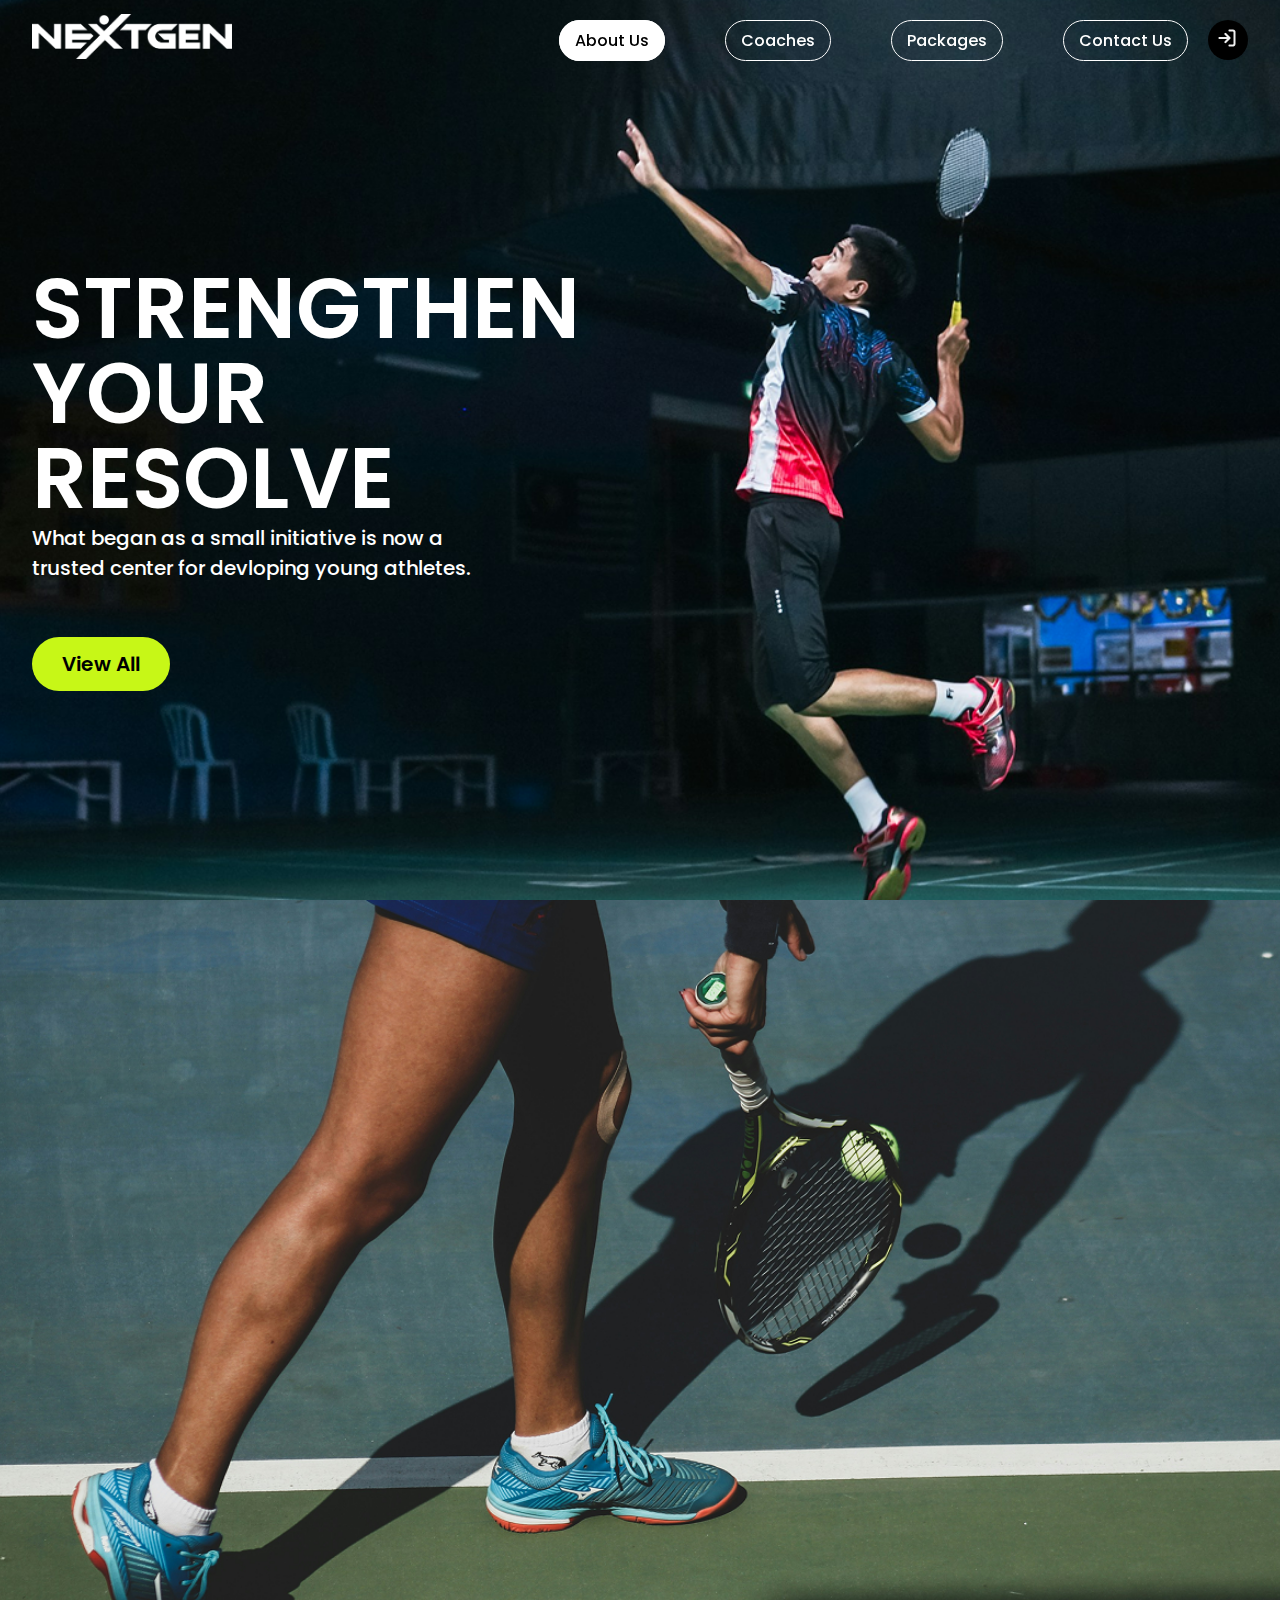
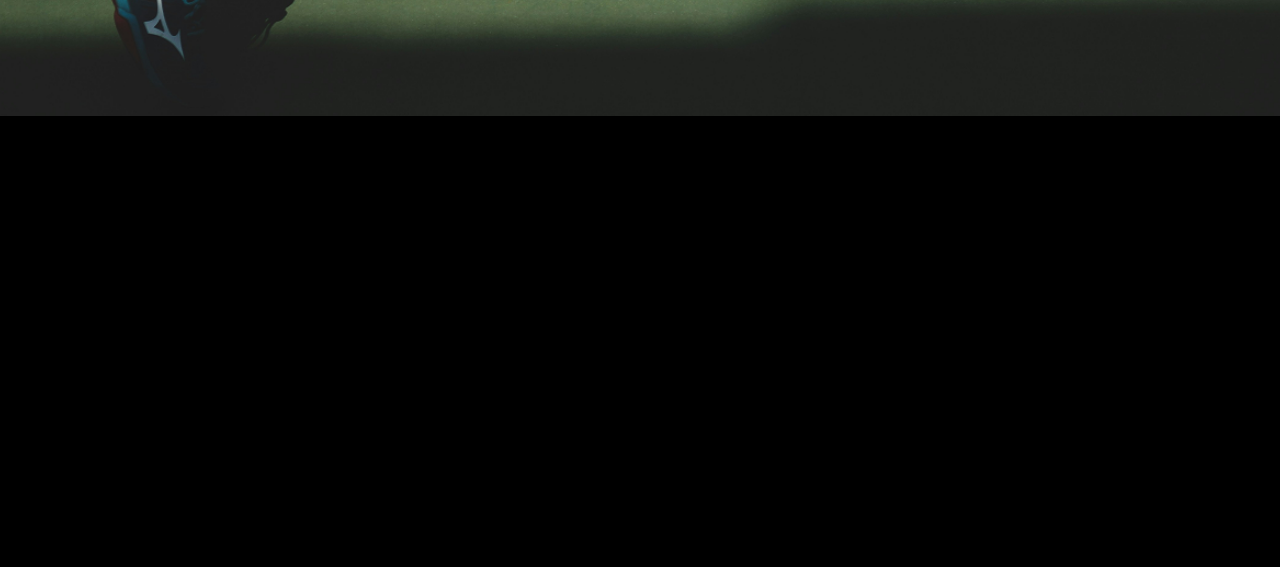
<file: about.html>
<!doctype html>
<html lang="en">

<head>
  <meta charset="UTF-8" />
  <meta name="viewport" content="width=device-width, initial-scale=1.0" />
  <title>NextGen – Sport Training Center</title>
  <link rel="icon" type="image/png" sizes="32x32" href="Images/favicon.png" />
  <link rel="stylesheet" href="CSS/about.css" />
</head>

<body>
  <!-- Navigation Bar -->
  <header>
    <nav>
      <div class="left">
        <a href="index.html">
          <img src="Images/LogoWhite.png" alt="Logo" />
        </a>
      </div>

      <div class="hamburger" id="hamburger">
        <span></span>
        <span></span>
        <span></span>
      </div>

      <div class="right" id="nav-menu">
        <div class="div1">
          <ul class="nav-links">
            <li><a href="about.html" id="nav-links">About Us</a></li>
            <li><a href="coaches.html" id="nav-links">Coaches</a></li>
            <li><a href="package.html" id="nav-links">Packages</a></li>
            <li><a href="contactus.html" id="nav-links">Contact Us</a></li>
          </ul>
        </div>

        <div class="div2">
          <a href="login.html">
            <img src="Icons/log-in.png" alt="Log In" class="log-in" />
          </a>
        </div>
      </div>
    </nav>
  </header>

  <!-- Hero Area -->
  <div class="hero-area">
    <div class="content-group">
      <h1 class="reveal">
        STRENGTHEN <br>YOUR <br>RESOLVE
        <span class="spanh2">
      </h1>
      <h5 class="reveal">
        What began as a small initiative is now a <br> trusted center for devloping young athletes.
      </h5>
      <a href="package.html" class="reveal">View All</a>
    </div>
  </div>

  <!-- Features Section -->
  <div class="features-section ">
    <div class="content-group">
      <div class="top-section ">
        <h2 class="reveal"> Our vision is to become a leading sports <br>
          training center that inspires and produces <br>
          skilled,confident and competitivebr <br>
          levels.
        </h2>
      </div>
      <div class="bottom-section reveal">
        <div class="box">
          <div class="top">
            <div class="circle">
              <span>*</span>
            </div>
          </div>
          <div class="bottom">
            <h3>Experince Coaches</h3>
          </div>
        </div>

        <div class="box">
          <div class="top">
            <div class="circle">
              <span>*</span>
            </div>
          </div>
          <div class="bottom">
            <h3>Modern training facilities</h3>
          </div>
        </div>
        <div class="box">
          <div class="top">
            <div class="circle">
              <span>*</span>
            </div>
          </div>
          <div class="bottom">
            <h3>Athlete
              focused programs</h3>
          </div>
        </div>

        <div class="box">
          <div class="top">
            <div class="circle">
              <span>*</span>
            </div>
          </div>
          <div class="bottom">
            <h3>supportive environment</h3>
          </div>
        </div>
      </div>
    </div>
  </div>




  <!-- Footer Section -->
  <div class="footer-section reveal">
    <div class="content-group">
      <div class="top-section">
        <div class="left-div">
          <div class="logo">
            <img src="Images/Logo.png" alt="Logo" />
          </div>
          <div class="social-icons">
            <div class="icon">
              <img src="Icons/facebook.png" alt="facebook" />
            </div>
            <div class="icon">
              <img src="Icons/instagram.png" alt="instagram" />
            </div>
            <div class="icon">
              <img src="Icons/twitter.png" alt="twitter" />
            </div>
            <div class="icon">
              <img src="Icons/youtube.png" alt="youtube" />
            </div>
          </div>
        </div>
        <div class="right-div">
          <div class="links">
            <h4>Quick Links</h4>
            <a href="index.html">
              <h5>Home</h5>
            </a>
            <a href="about.html">
              <h5>About Us</h5>
            </a>
            <a href="package.html">
              <h5>Packages</h5>
            </a>
            <a href="coaches.html">
              <h5>Coaches</h5>
            </a>
            <a href="contactus.html">
              <h5>Contact Us</h5>
            </a>
            <a href="login.html">
              <h5>Login</h5>
            </a>
            <a href="signup.html">
              <h5>Sign Up</h5>
            </a>
          </div>
          <div class="links">
            <h4>Programs</h4>
            <a href="#">
              <h5>Tennis</h5>
            </a>
            <a href="#">
              <h5>Badminton</h5>
            </a>
            <a href="#">
              <h5>Cricket</h5>
            </a>
            <a href="#">
              <h5>Swimming</h5>
            </a>
            <a href="#">
              <h5>Table Tennis</h5>
            </a>
            <a href="#">
              <h5>Body Building</h5>
            </a>
          </div>
          <div class="links">
            <h4>Support</h4>
            <a href="#">
              <h5>FAQs</h5>
            </a>
            <a href="#">
              <h5>Help Center</h5>
            </a>
            <a href="#">
              <h5>Terms & Conditions</h5>
            </a>
            <a href="#">
              <h5>Site Map</h5>
            </a>
          </div>
        </div>
      </div>
      <div class="bottom-section">
        <h6>© 2025 NextGen Sports Training Center. All Rights Reserved.</h6>
      </div>
    </div>
  </div>

  <!-- linked js file -->
  <script src="script.js"></script>
</body>

</html>

<!-- <!doctype html>
<html lang="en">
  <head>
    <meta charset="UTF-8" />
    <meta name="viewport" content="width=device-width, initial-scale=1.0" />
    <title>NextGen – Sport Training Center</title>
    <link rel="stylesheet" href="../css/aboutstyle.css" />
    <link rel="stylesheet" href="CSS/about.css" />
  </head>

  <body>
    <section class="navbar">
      <nav>
        <div class="left">
          <a href="#">
            <img src="Images/Logo.png" alt="logo" />
          </a>
        </div>

        <div class="right">
          <div class="links">
            <ul>
              <li><a href="#" class="active">About Us</a></li>
              <li><a href="#">Events</a></li>
              <li><a href="#">Coaches</a></li>
              <li><a href="#">Contact Us</a></li>
            </ul>
          </div>
          <div class="img">
            <img src="Images/log-in.png" alt="login" />
          </div>
        </div>
      </nav>
    </section>

    <section class="hero">
      <div class="div1">
        <h1>
          STRENGTHEN <br />
          YOUR <br />
          RESOLVE <br />
        </h1>

        <h3>
          What began as a small initiative is now a <br />
          trusted center for devloping young athletes.
        </h3>

        <button class="btn">View All</button>
      </div>
    </section>

    <section class="Middle">
      <div class="div2">
        <h2>
          Our vision is to become a leading sports <br />
          training center that inspires and produces <br />
          skilled,confident and competitivebr <br />
          levels.
        </h2>
      </div>
    </section>

    <section class="Features">
      <div class="box">
        <div class="top">
          <img src="Images/snowflake.png" alt="icon" />
        </div>
        <div class="bottom">
          <h3>Experienced Coaches</h3>
        </div>
      </div>

      <div class="box">
        <div class="top">
          <img src="Images/snowflake.png" alt="icon" />
        </div>
        <div class="bottom">
          <h3>Modern Training Facilities</h3>
        </div>
      </div>

      <div class="box">
        <div class="top">
          <img src="Images/snowflake.png" alt="icon" />
        </div>
        <div class="bottom">
          <h3>Athlete Focused Programs</h3>
        </div>
      </div>

      <div class="box">
        <div class="top">
          <img src="Image/snowflake.png" alt="icon" />
        </div>
        <div class="bottom">
          <h3>Supportive Environment</h3>
        </div>
      </div>
    </section>
  </body>
</html> -->
</file>
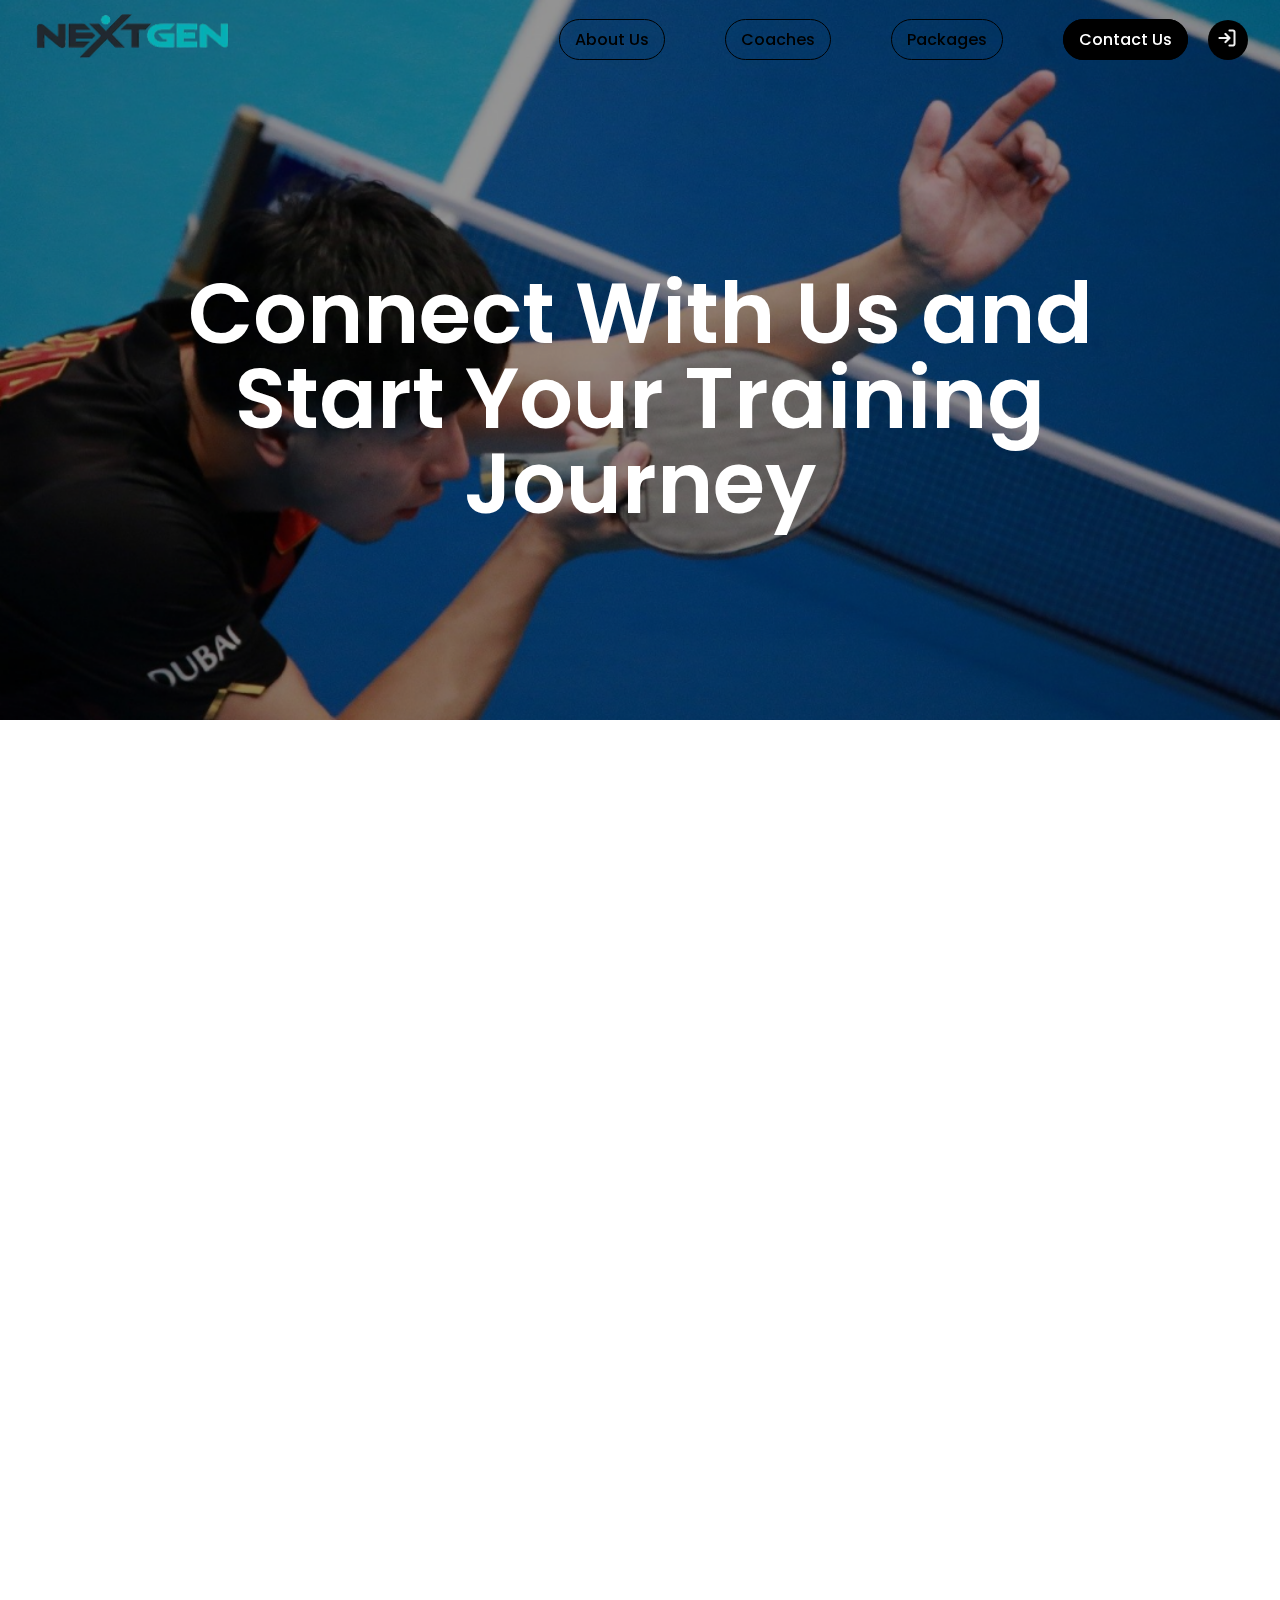
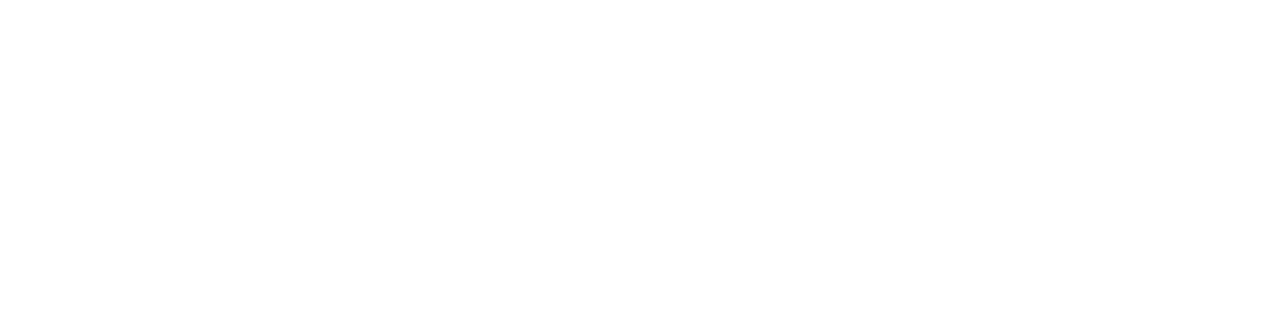
<file: contactus.html>
<!doctype html>
<html lang="en">
  <head>
    <meta charset="UTF-8" />
    <meta name="viewport" content="width=device-width, initial-scale=1.0" />
    <title>NextGen – Sport Training Center</title>
    <link rel="icon" type="image/png" sizes="32x32" href="Images/favicon.png" />
    <link rel="stylesheet" href="CSS/contactus.css" />
  </head>

  <body>
    <!-- Navigation Bar -->
    <header>
      <nav>
        <div class="left">
          <a href="index.html">
            <img src="Images/Logo.png" alt="Logo" />
          </a>
        </div>

        <div class="hamburger" id="hamburger">
          <span></span>
          <span></span>
          <span></span>
        </div>

        <div class="right" id="nav-menu">
          <div class="div1">
            <ul class="nav-links">
              <li><a href="about.html" id="nav-links">About Us</a></li>
              <li><a href="coaches.html" id="nav-links">Coaches</a></li>
              <li><a href="package.html" id="nav-links">Packages</a></li>
              <li><a href="contactus.html" id="nav-links">Contact Us</a></li>
            </ul>
          </div>

          <div class="div2">
            <a href="login.html">
              <img src="Icons/log-in.png" alt="Log In" class="log-in" />
            </a>
          </div>
        </div>
      </nav>
    </header>

    <!-- Hero Area -->
    <div class="hero-area">
      <div class="content-group">
        <h1 class="reveal">Connect With Us and <br />Start Your Training <br />Journey</h1>
      </div>
    </div>

    <!-- Contact Us Section -->
    <div class="contact-us-section reveal">
      <div class="content-group">
        <div class="top-section">
          <div class="left">
            <h3>Our Coaches</h3>
          </div>
          <div class="right"></div>
        </div>
        <div class="bottom-section">
          <div class="left-section">
            <form action="#" id="contactForm">
              <div class="two-input-divs">
                <input type="text" placeholder="First Name*" required />
                <input type="text" placeholder="Last Name*" required />
              </div>
              <div class="two-input-divs">
                <input type="email" placeholder="Email*" required />
                <input type="tel" placeholder="Phone Number*" required />
              </div>
              <div class="input-divs">
                <input
                  type="text"
                  placeholder="Subject*"
                  required
                  class="input"
                />
              </div>
              <div class="input-divs">
                <textarea
                  placeholder="Message"
                  rows="10"
                  class="input"
                ></textarea>
              </div>
              <div class="submit-btn-div">
                <button type="submit" class="btn">SUBMIT</button>
              </div>
            </form>
          </div>
          <div class="right-section">
            <div class="address-div">
              <h6>
                25 Lane, <br />
                Kalutara North, <br />
                Sri Lanka
              </h6>
            </div>
            <div class="contact-div">
              <h5>Contact</h5>
              <h6>Phone: +94 123456789</h6>
              <h6>Email: nextgen@gmail.com</h6>
            </div>
            <div class="open-time-div">
              <h5>Open Time</h5>
              <h6>Monday–Friday: 10.00AM–11.00PM</h6>
            </div>
            <div class="social-div">
              <div class="stay-connected">
                <h5>Stay Connected</h5>
              </div>
              <div class="social-icons">
                <div class="icon">
                  <img src="Icons/facebook.png" alt="facebook" />
                </div>
                <div class="icon">
                  <img src="Icons/instagram.png" alt="instagram" />
                </div>
                <div class="icon">
                  <img src="Icons/twitter.png" alt="twitter" />
                </div>
                <div class="icon">
                  <img src="Icons/youtube.png" alt="youtube" />
                </div>
              </div>
            </div>
          </div>
        </div>
      </div>
    </div>

    <!-- Footer Section -->
    <div class="footer-section reveal">
      <div class="content-group">
        <div class="top-section">
          <div class="left-div">
            <div class="logo">
              <img src="Images/Logo.png" alt="Logo" />
            </div>
            <div class="social-icons">
              <div class="icon">
                <img src="Icons/facebook.png" alt="facebook" />
              </div>
              <div class="icon">
                <img src="Icons/instagram.png" alt="instagram" />
              </div>
              <div class="icon">
                <img src="Icons/twitter.png" alt="twitter" />
              </div>
              <div class="icon">
                <img src="Icons/youtube.png" alt="youtube" />
              </div>
            </div>
          </div>
          <div class="right-div">
            <div class="links">
              <h4>Quick Links</h4>
              <a href="index.html">
                <h5>Home</h5>
              </a>
              <a href="about.html">
                <h5>About Us</h5>
              </a>
              <a href="package.html">
                <h5>package</h5>
              </a>
              <a href="coaches.html">
                <h5>Coaches</h5>
              </a>
              <a href="contactus.html">
                <h5>Contact Us</h5>
              </a>
              <a href="login.html">
                <h5>Login</h5>
              </a>
              <a href="signup.html">
                <h5>Sign Up</h5>
              </a>
            </div>
            <div class="links">
              <h4>Programs</h4>
              <a href="#">
                <h5>Tennis</h5>
              </a>
              <a href="#">
                <h5>Badminton</h5>
              </a>
              <a href="#">
                <h5>Cricket</h5>
              </a>
              <a href="#">
                <h5>Swimming</h5>
              </a>
              <a href="#">
                <h5>Table Tennis</h5>
              </a>
              <a href="#">
                <h5>Body Building</h5>
              </a>
            </div>
            <div class="links">
              <h4>Support</h4>
              <a href="#">
                <h5>FAQs</h5>
              </a>
              <a href="#">
                <h5>Help Center</h5>
              </a>
              <a href="#">
                <h5>Terms & Conditions</h5>
              </a>
              <a href="#">
                <h5>Site Map</h5>
              </a>
            </div>
          </div>
        </div>
        <div class="bottom-section">
          <h6>© 2025 NextGen Sports Training Center. All Rights Reserved.</h6>
        </div>
      </div>
    </div>

    <!-- linked js file -->
    <script src="script.js"></script>
  </body>
</html>

<!-- <!DOCTYPE html>
<html>
    <head>
        <title>Contact us</title>
    </head>
    <body>
      <div class="hero">
  <div>Connect With Us and<br>Start Your Training Journey</div>
</div>
<div>Contact Us</div>

<div class="form-section">
  <div class="form-container">
    <input type="text" placeholder="First Name*">
    <input type="text" placeholder="Last Name*"><br><br>
    <input type="email" placeholder="Email*">
    <input type="tel" placeholder="Phone Number*"><br><br>
    <input type="text" placeholder="Subject*"><br><br>
    <textarea placeholder="Message" rows="5"></textarea>
  </div>
  
  <div class="contact-box">
    <div><strong>Address</strong><br>25 Lane,<br>Kuludara North,<br>Sri Lanka</div>
    <div><strong>Contact</strong><br>Phone: +94 123456789<br>Email: nextgen@gmail.com</div>
    <div><strong>Open Time</strong><br>Monday–Friday: 10.00AM–11.00PM</div>
    <div><strong>Stay Connected</strong><br>
      <div class="social-icons">
        <i>🌐</i> <i>📸</i> <i>🐦</i> <i>▶️</i>
      </div>
    </div>
  </div>
</div>
    </body>
</html> -->
</file>
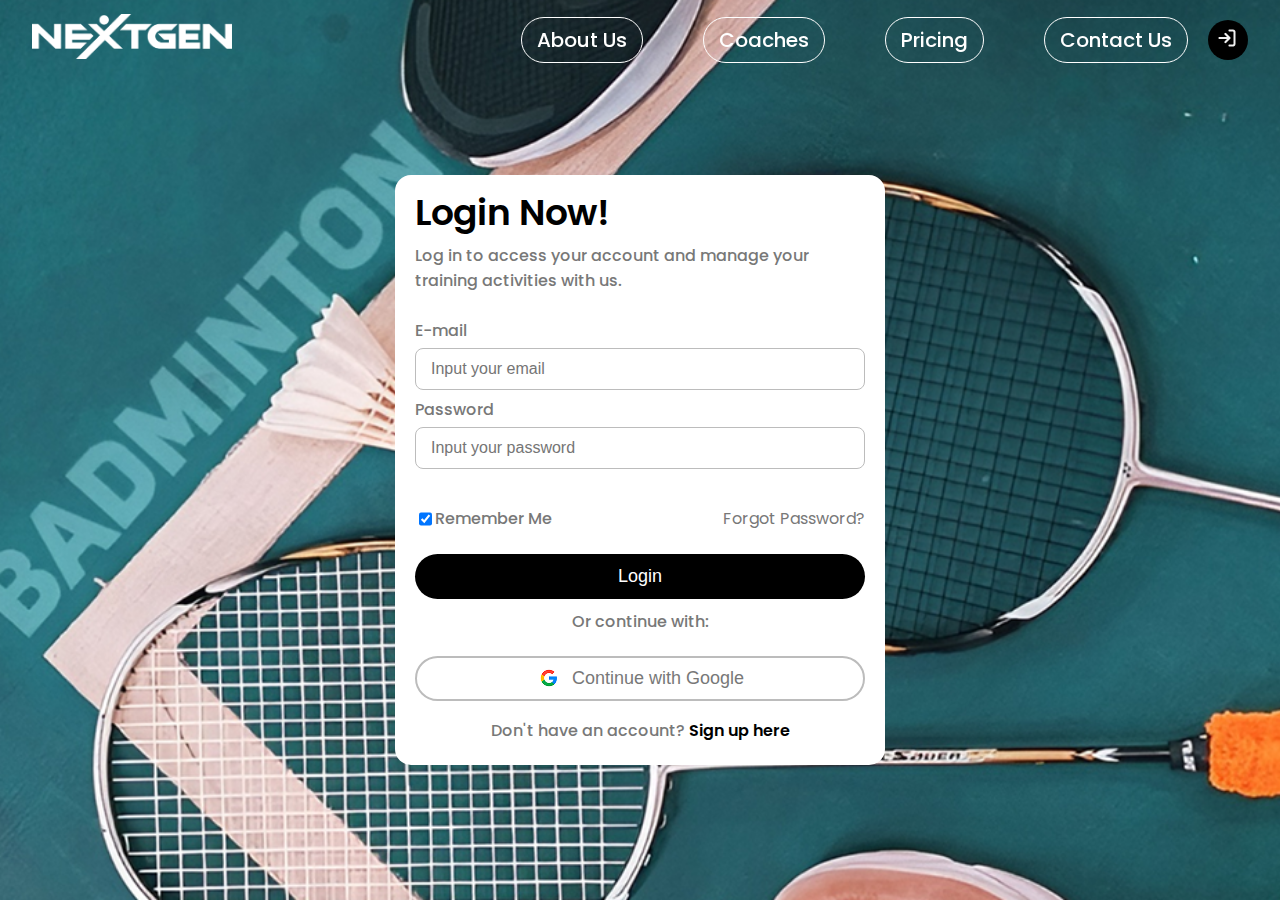
<file: login.html>
<!doctype html>
<html lang="en">
  <head>
    <meta charset="UTF-8" />
    <meta name="viewport" content="width=device-width, initial-scale=1.0" />
    <title>NextGen – Sport Training Center</title>
    <link rel="icon" type="image/png" sizes="32x32" href="Images/favicon.png" />
    <link rel="stylesheet" href="CSS/login.css" />
  </head>
  <body>
    <!-- Navigation Bar -->
    <header>
      <nav>
        <div class="left">
          <a href="index.html">
            <img src="Images/LogoWhite.png" alt="Logo" />
          </a>
        </div>

        <div class="hamburger" id="hamburger">
          <span></span>
          <span></span>
          <span></span>
        </div>

        <div class="right" id="nav-menu">
          <div class="div1">
            <ul class="nav-links">
              <li><a href="about.html">About Us</a></li>
              <li><a href="coaches.html">Coaches</a></li>
              <li><a href="pricing.html">Pricing</a></li>
              <li><a href="contactus.html">Contact Us</a></li>
            </ul>
          </div>

          <div class="div2">
            <a href="login.html">
              <img src="Icons/log-in.png" alt="Log In" class="log-in" />
            </a>
          </div>
        </div>
      </nav>
    </header>

    <div class="hero-area">
      <div class="content-group">
        <form class="login-form" action="#">
          <div class="header-div">
            <h3>Login Now!</h3>
            <h6>
              Log in to access your account and manage your training activities
              with us.
            </h6>
          </div>

          <div class="email-div">
            <h6>E-mail</h6>
            <input type="email" placeholder="Input your email" required />
          </div>

          <div class="password-div">
            <h6>Password</h6>
            <input type="password" placeholder="Input your password" required />
          </div>

          <div class="forgot-password-div">
            <div class="left">
              <input type="checkbox" checked />
              <h6>Remember Me</h6>
            </div>

            <div class="right">
              <a href="#">Forgot Password?</a>
            </div>
          </div>

          <div class="btn-div">
            <button type="submit">Login</button>
            <h6>Or continue with:</h6>
          </div>

          <div class="google-btn-div">
            <button type="button">
              <img src="Icons/google icon.png" alt="" />Continue with Google
            </button>
          </div>

          <div class="have-account-div">
            <h6>
              Don't have an account? <a href="signup.html">Sign up here</a>
            </h6>
          </div>
        </form>
      </div>
    </div>

    <!-- <div style="width: 400px">
      <h1 style="font-size: 40px">Login Now!</h1>

      Log in to access your account and manage your training activities with us
      . <br /><br />

      <form>
        <div>
          E-mail <br />
          <input
            type="text"
            name="fname"
            placeholder="Input your email"
            style="width: 400; height: 40; border-radius: 8px"
          /><br /><br />
        </div>

        <div>
          password <br />
          <input
            type="password"
            name="pword"
            placeholder="Input your password"
            style="width: 400; height: 40; border-radius: 8px"
          />
        </div>
        <br />

        <div style="width: 280px; display: inline-block">
          <input
            type="checkbox"
            value="box"
            style="width: 20px; height: 15px; padding: 30px; margin: 2px"
          />
          Remember Me
        </div>

        Forgot password? <br /><br />

        <button id="button1"><div>Login</div></button> <br /><br />

        <div style="text-align: center">or continue with :</div>
        <br />

        <button id="button2">Continue with Google</button>
        <br />

        <div style="text-align: center">
          Don't have an account? <b>Sign up here</b>
        </div>
      </form>
    </div> -->

    <!-- linked js file -->
    <script src="script.js"></script>
  </body>
</html>
</file>
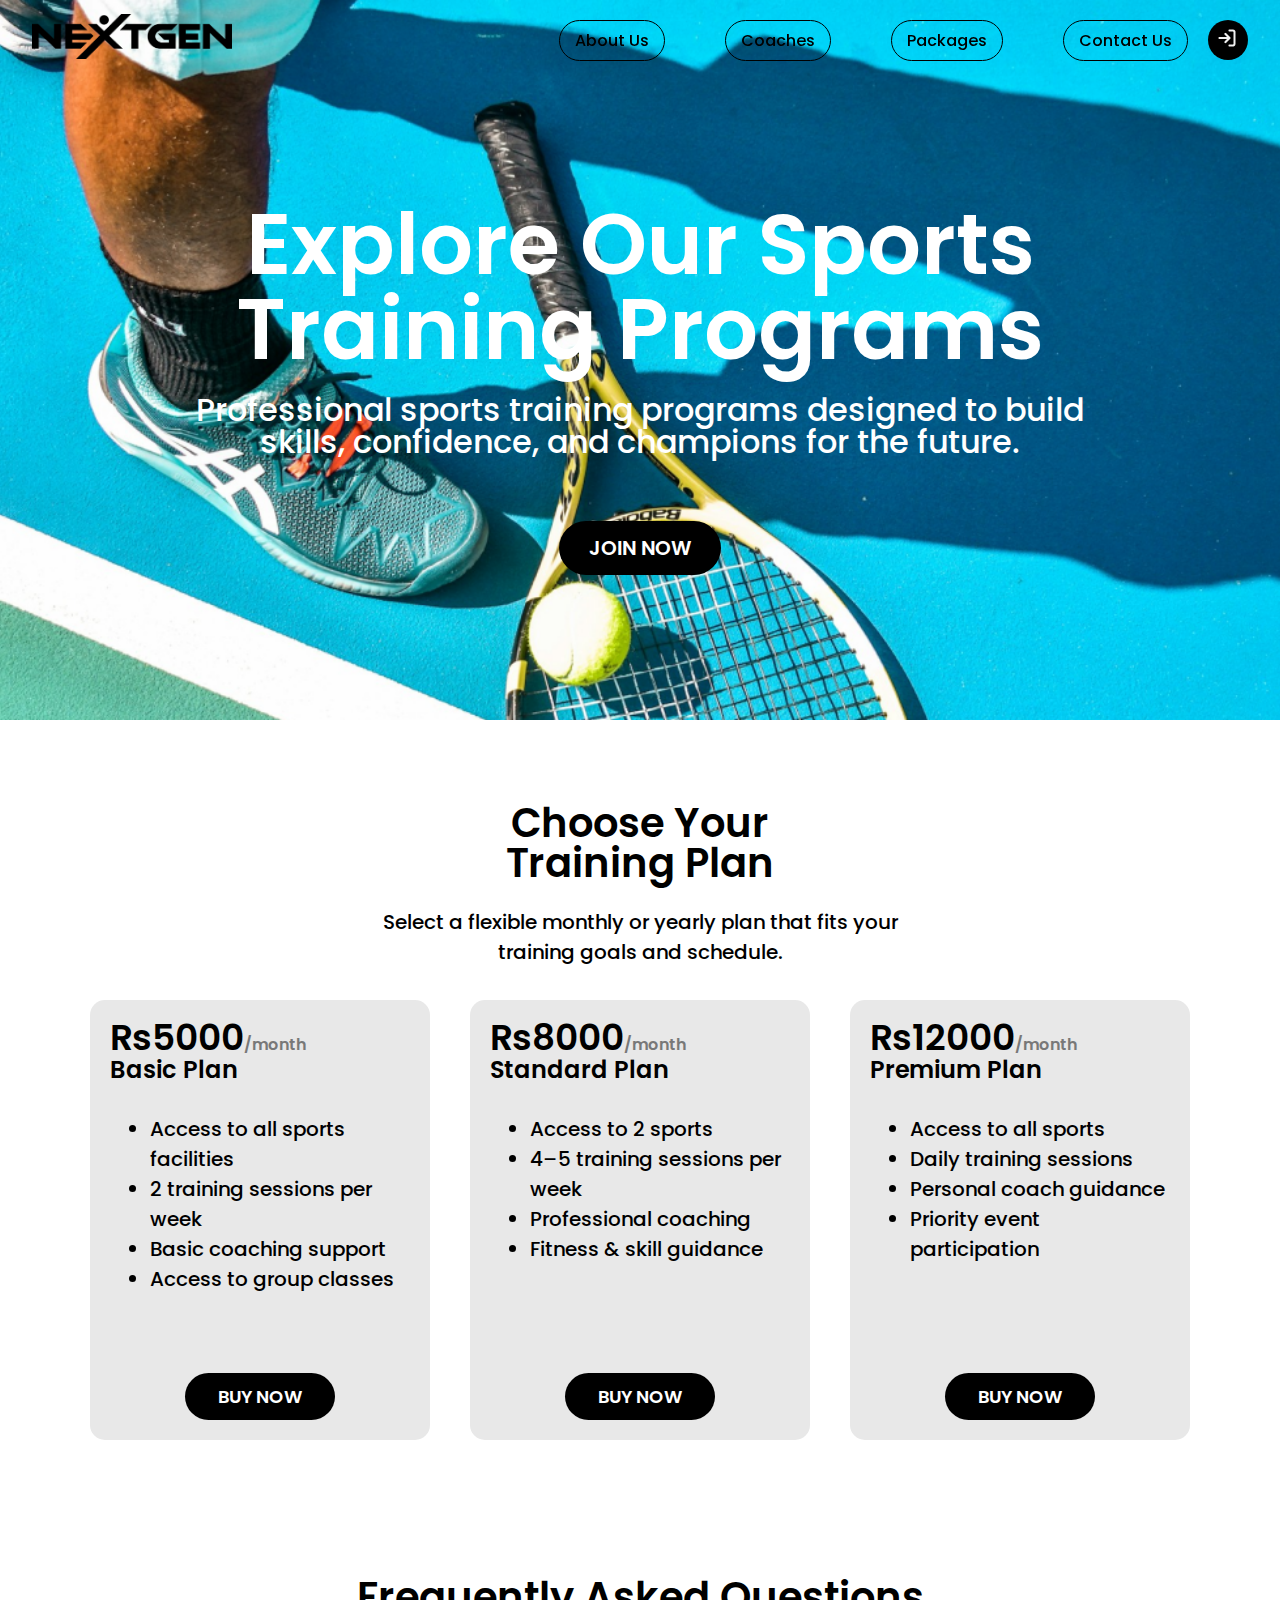
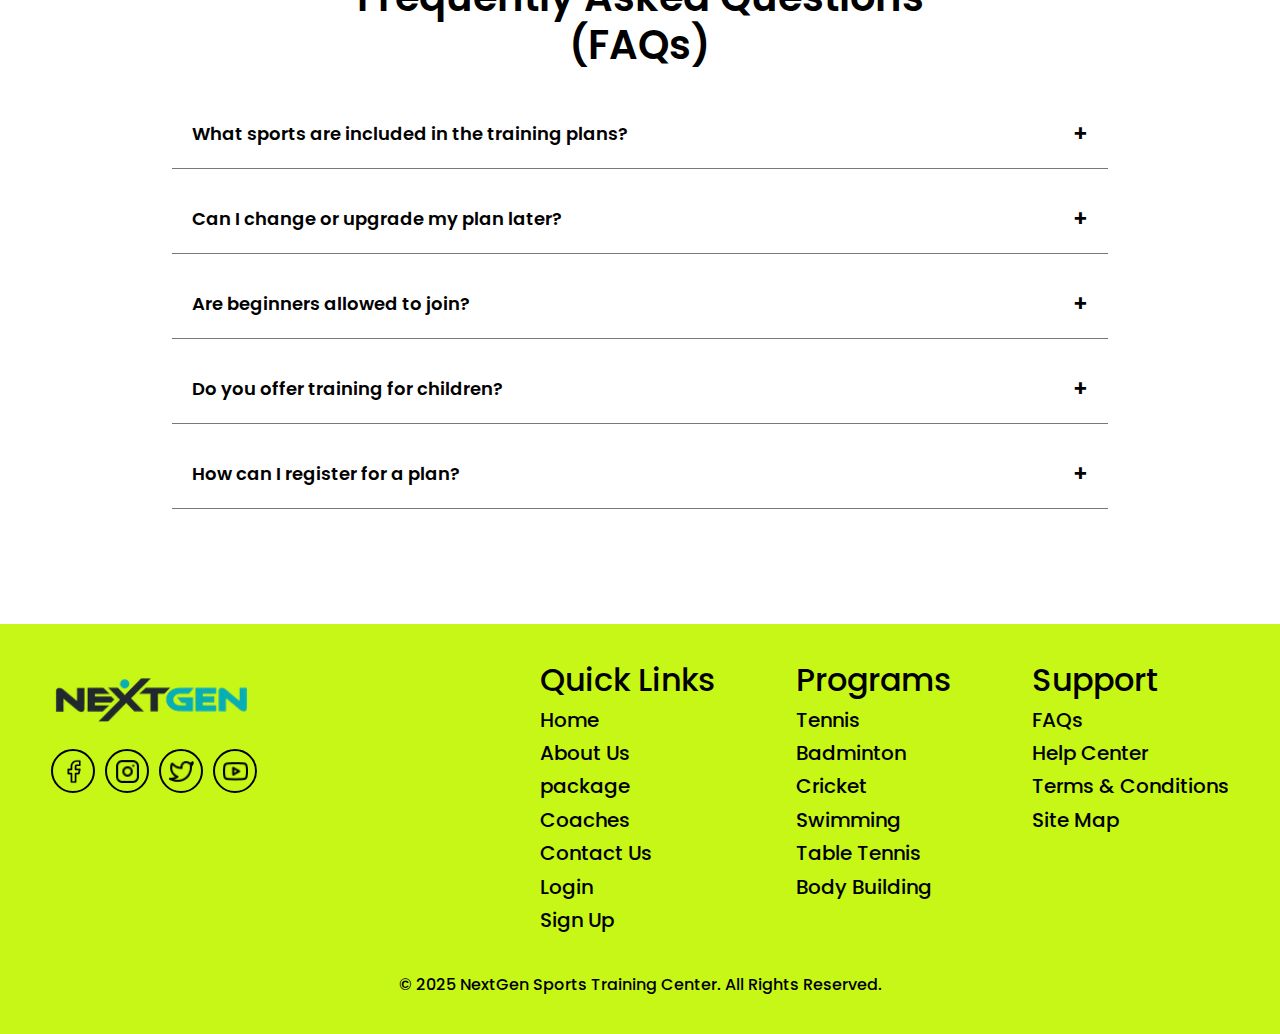
<file: package.html>
<!doctype html>
<html lang="en">
  <head>
    <meta charset="UTF-8" />
    <meta name="viewport" content="width=device-width, initial-scale=1.0" />
    <title>NextGen – Sport Training Center</title>
    <link rel="icon" type="image/png" sizes="32x32" href="Images/favicon.png" />
    <link rel="stylesheet" href="CSS/package.css" />
  </head>

  <body>
    <!-- Navigation Bar -->
    <header>
      <nav>
        <div class="left">
          <a href="index.html">
            <img src="Images/LogoBlack.png" alt="Logo" />
          </a>
        </div>

        <div class="hamburger" id="hamburger">
          <span></span>
          <span></span>
          <span></span>
        </div>

        <div class="right" id="nav-menu">
          <div class="div1">
            <ul class="nav-links">
              <li><a href="about.html" id="nav-links">About Us</a></li>
              <li><a href="coaches.html" id="nav-links">Coaches</a></li>
              <li><a href="package.html" id="nav-links">Packages</a></li>
              <li><a href="contactus.html" id="nav-links">Contact Us</a></li>
            </ul>
          </div>

          <div class="div2">
            <a href="login.html">
              <img src="Icons/log-in.png" alt="Log In" class="log-in" />
            </a>
          </div>
        </div>
      </nav>
    </header>

    <!-- Hero Area -->
    <div class="hero-area">
      <div class="content-group">
        <h1 class="reveal">Explore Our Sports <br />Training Programs</h1>
        <h4 class="reveal">
          Professional sports training programs designed to build <br />skills,
          confidence, and champions for the future.
        </h4>
        <a href="login.html" class="btn reveal">JOIN NOW</a>
      </div>
    </div>

    <!-- Plans Section -->
    <div class="plants-section reveal">
      <div class="content-group">
        <div class="top-section">
          <h2>Choose Your <br />Training Plan</h2>
          <h5>
            Select a flexible monthly or yearly plan that fits your
            <br />training goals and schedule.
          </h5>
        </div>
        <div class="bottom-section">
          <div class="plan-card">
            <div class="content">
              <h3>Rs5000<span>/month</span></h3>
              <h4>Basic Plan</h4>
              <ul>
                <li>Access to all sports facilities</li>
                <li>2 training sessions per week</li>
                <li>Basic coaching support</li>
                <li>Access to group classes</li>
              </ul>
            </div>
            <div class="btn">
              <a href="contactus.html" class="btn">BUY NOW</a>
            </div>
          </div>
          <div class="plan-card">
            <div class="content">
              <h3>Rs8000<span>/month</span></h3>
              <h4>Standard Plan</h4>
              <ul>
                <li>Access to 2 sports</li>
                <li>4–5 training sessions per week</li>
                <li>Professional coaching</li>
                <li>Fitness & skill guidance</li>
              </ul>
            </div>
            <div class="btn">
              <a href="contactus.html" class="btn">BUY NOW</a>
            </div>
          </div>
          <div class="plan-card">
            <div class="content">
              <h3>Rs12000<span>/month</span></h3>
              <h4>Premium Plan</h4>
              <ul>
                <li>Access to all sports</li>
                <li>Daily training sessions</li>
                <li>Personal coach guidance</li>
                <li>Priority event participation</li>
              </ul>
            </div>
            <div class="btn">
              <a href="contactus.html" class="btn">BUY NOW</a>
            </div>
          </div>
        </div>
      </div>
    </div>

    <!-- FAQ Section -->
    <div class="FAQ-section reveal">
      <div class="content-group">
        <h2>Frequently Asked Questions <br />(FAQs)</h2>
        <div class="faq-item">
          <div class="faq-question">
            <span> What sports are included in the training plans?</span>
            <span class="icon">+</span>
          </div>
          <div class="faq-answer">
            Our plans include Tennis, Indoor Cricket, Indoor Badminton, and
            Table Tennis. Access depends on the selected plan.
          </div>
        </div>

        <div class="faq-item">
          <div class="faq-question">
            <span>Can I change or upgrade my plan later?</span>
            <span class="icon">+</span>
          </div>
          <div class="faq-answer">
            Yes. You can upgrade your plan anytime by contacting our support
            team.
          </div>
        </div>

        <div class="faq-item">
          <div class="faq-question">
            <span> Are beginners allowed to join?</span>
            <span class="icon">+</span>
          </div>
          <div class="faq-answer">
            Absolutely. Our programs are designed for beginners, intermediate
            players, and advanced athletes.
          </div>
        </div>

        <div class="faq-item">
          <div class="faq-question">
            <span>Do you offer training for children?</span>
            <span class="icon">+</span>
          </div>
          <div class="faq-answer">
            Yes. We offer safe and structured training programs specially
            designed for young athletes.
          </div>
        </div>

        <div class="faq-item">
          <div class="faq-question">
            <span> How can I register for a plan?</span>
            <span class="icon">+</span>
          </div>
          <div class="faq-answer">
            You can register through our website or contact us directly for more
            details.
          </div>
        </div>
      </div>
    </div>

    <!-- Footer Section -->
    <div class="footer-section reveal">
      <div class="content-group">
        <div class="top-section">
          <div class="left-div">
            <div class="logo">
              <img src="Images/Logo.png" alt="Logo" />
            </div>
            <div class="social-icons">
              <div class="icon">
                <img src="Icons/facebook.png" alt="facebook" />
              </div>
              <div class="icon">
                <img src="Icons/instagram.png" alt="instagram" />
              </div>
              <div class="icon">
                <img src="Icons/twitter.png" alt="twitter" />
              </div>
              <div class="icon">
                <img src="Icons/youtube.png" alt="youtube" />
              </div>
            </div>
          </div>
          <div class="right-div">
            <div class="links">
              <h4>Quick Links</h4>
              <a href="index.html">
                <h5>Home</h5>
              </a>
              <a href="about.html">
                <h5>About Us</h5>
              </a>
              <a href="package.html">
                <h5>package</h5>
              </a>
              <a href="coaches.html">
                <h5>Coaches</h5>
              </a>
              <a href="contactus.html">
                <h5>Contact Us</h5>
              </a>
              <a href="login.html">
                <h5>Login</h5>
              </a>
              <a href="signup.html">
                <h5>Sign Up</h5>
              </a>
            </div>
            <div class="links">
              <h4>Programs</h4>
              <a href="#">
                <h5>Tennis</h5>
              </a>
              <a href="#">
                <h5>Badminton</h5>
              </a>
              <a href="#">
                <h5>Cricket</h5>
              </a>
              <a href="#">
                <h5>Swimming</h5>
              </a>
              <a href="#">
                <h5>Table Tennis</h5>
              </a>
              <a href="#">
                <h5>Body Building</h5>
              </a>
            </div>
            <div class="links">
              <h4>Support</h4>
              <a href="#">
                <h5>FAQs</h5>
              </a>
              <a href="#">
                <h5>Help Center</h5>
              </a>
              <a href="#">
                <h5>Terms & Conditions</h5>
              </a>
              <a href="#">
                <h5>Site Map</h5>
              </a>
            </div>
          </div>
        </div>
        <div class="bottom-section">
          <h6>© 2025 NextGen Sports Training Center. All Rights Reserved.</h6>
        </div>
      </div>
    </div>

    <!-- linked js file -->
    <script src="script.js"></script>
  </body>
</html>
</file>
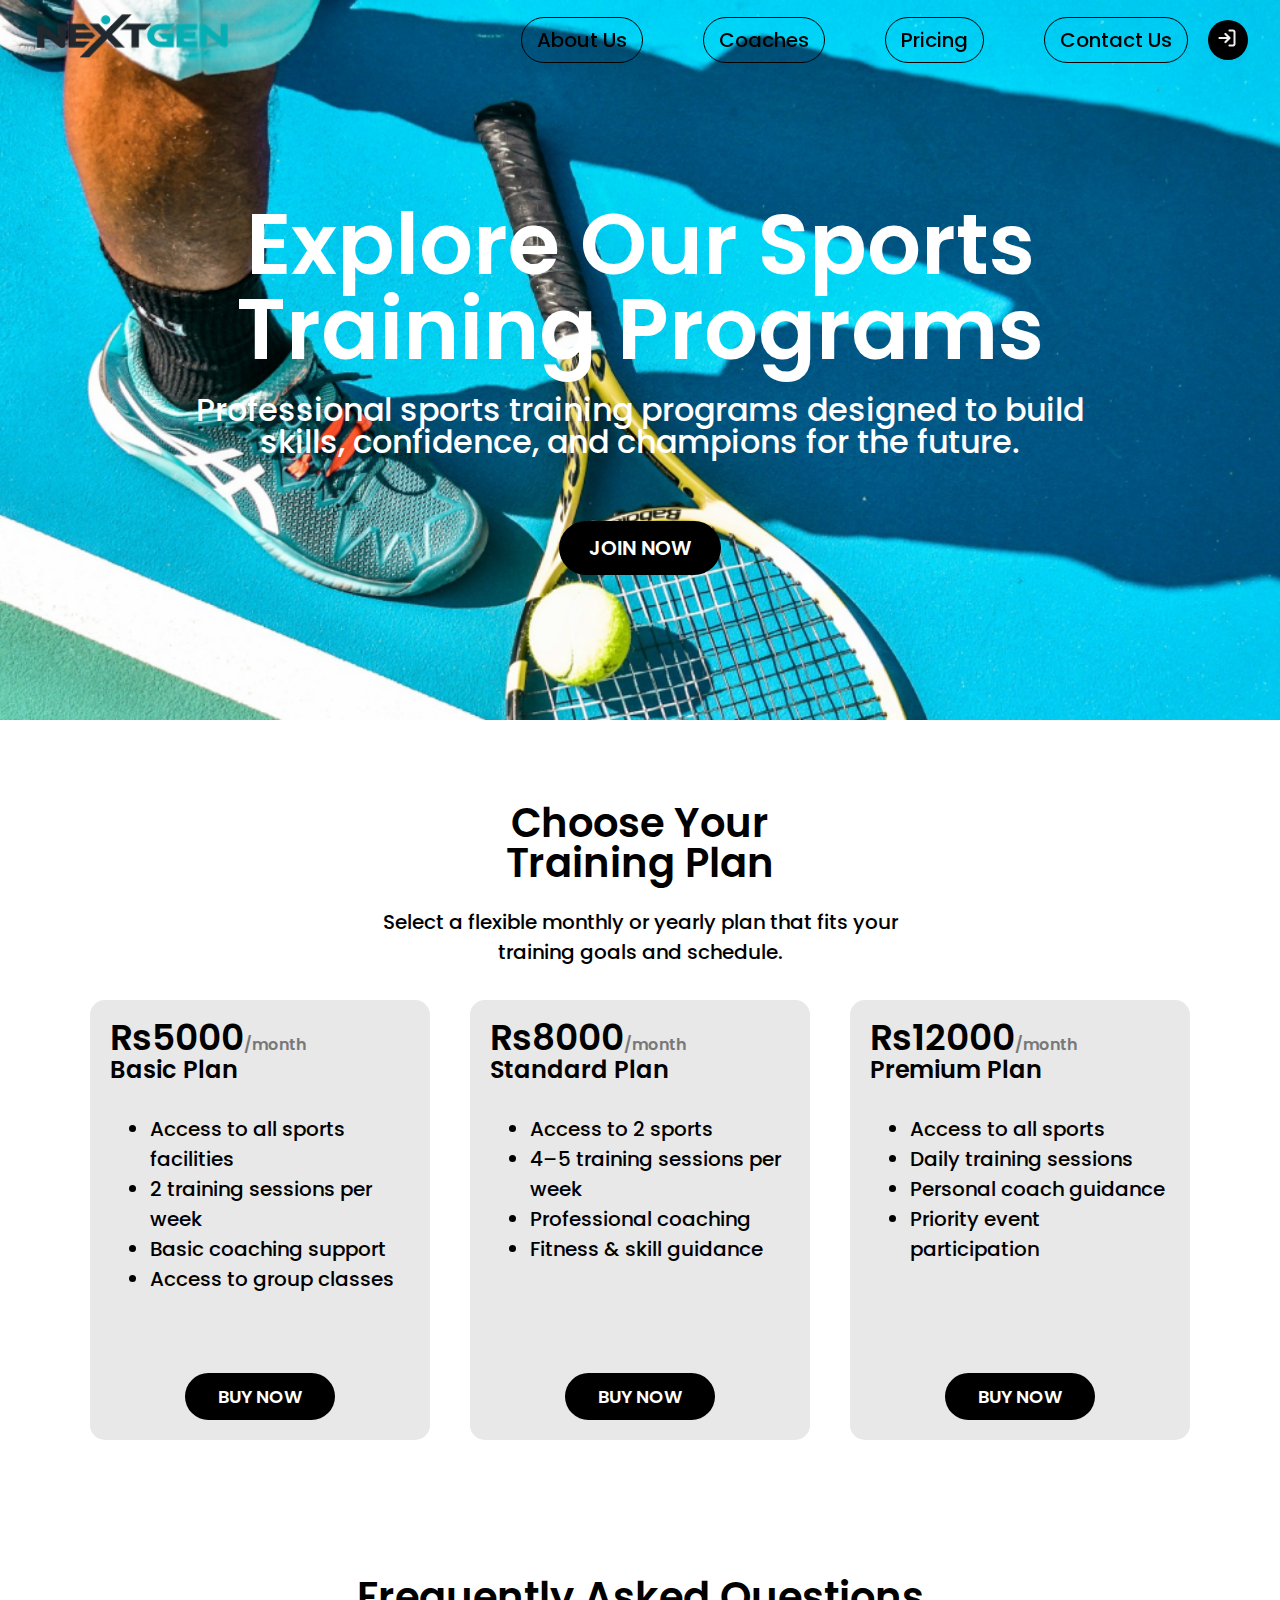
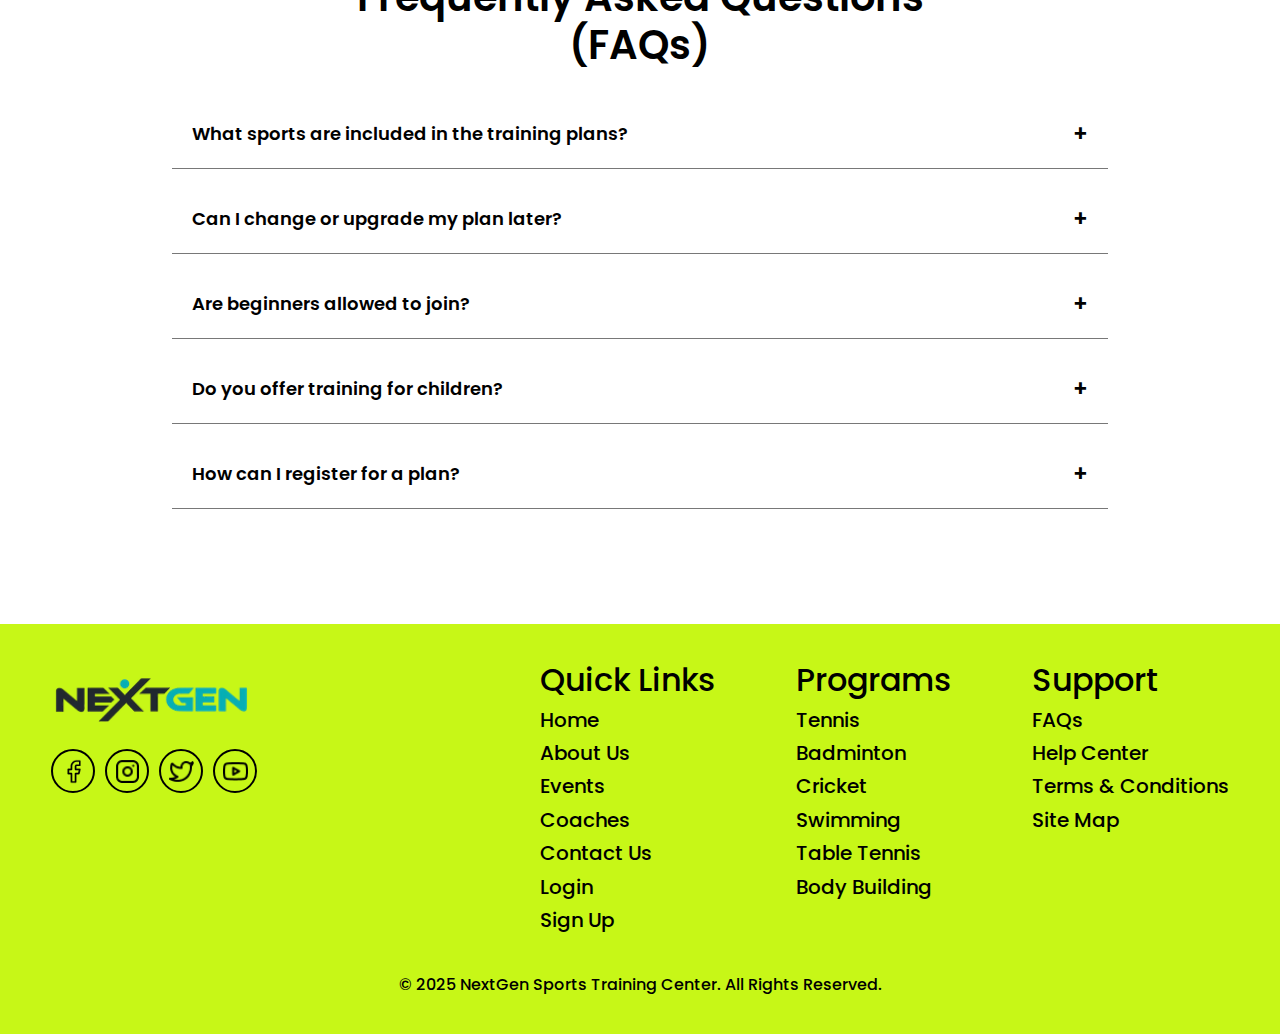
<file: pricing.html>
<!doctype html>
<html lang="en">
  <head>
    <meta charset="UTF-8" />
    <meta name="viewport" content="width=device-width, initial-scale=1.0" />
    <title>NextGen – Sport Training Center</title>
    <link rel="icon" type="image/png" sizes="32x32" href="Images/favicon.png" />
    <link rel="stylesheet" href="CSS/pricing.css" />
  </head>

  <body>
    <!-- Navigation Bar -->
    <header>
      <nav>
        <div class="left">
          <a href="index.html">
            <img src="Images/Logo.png" alt="Logo" />
          </a>
        </div>

        <div class="hamburger" id="hamburger">
          <span></span>
          <span></span>
          <span></span>
        </div>

        <div class="right" id="nav-menu">
          <div class="div1">
            <ul class="nav-links">
              <li><a href="about.html">About Us</a></li>
              <li><a href="coaches.html">Coaches</a></li>
              <li><a href="pricing.html">Pricing</a></li>
              <li><a href="contactus.html">Contact Us</a></li>
            </ul>
          </div>

          <div class="div2">
            <a href="login.html">
              <img src="Icons/log-in.png" alt="Log In" class="log-in" />
            </a>
          </div>
        </div>
      </nav>
    </header>

    <!-- Hero Area -->
    <div class="hero-area">
      <div class="content-group">
        <h1>Explore Our Sports <br />Training Programs</h1>
        <h4>
          Professional sports training programs designed to build <br />skills,
          confidence, and champions for the future.
        </h4>
        <a href="#" class="btn">JOIN NOW</a>
      </div>
    </div>

    <!-- Plans Section -->
    <div class="plants-section">
      <div class="content-group">
        <div class="top-section">
          <h2>Choose Your <br />Training Plan</h2>
          <h5>
            Select a flexible monthly or yearly plan that fits your
            <br />training goals and schedule.
          </h5>
        </div>
        <div class="bottom-section">
          <div class="plan-card">
            <div class="content">
              <h3>Rs5000<span>/month</span></h3>
              <h4>Basic Plan</h4>
              <ul>
                <li>Access to all sports facilities</li>
                <li>2 training sessions per week</li>
                <li>Basic coaching support</li>
                <li>Access to group classes</li>
              </ul>
            </div>
            <div class="btn">
              <a href="#" class="btn">BUY NOW</a>
            </div>
          </div>
          <div class="plan-card">
            <div class="content">
              <h3>Rs8000<span>/month</span></h3>
              <h4>Standard Plan</h4>
              <ul>
                <li>Access to 2 sports</li>
                <li>4–5 training sessions per week</li>
                <li>Professional coaching</li>
                <li>Fitness & skill guidance</li>
              </ul>
            </div>
            <div class="btn">
              <a href="#" class="btn">BUY NOW</a>
            </div>
          </div>
          <div class="plan-card">
            <div class="content">
              <h3>Rs12000<span>/month</span></h3>
              <h4>Premium Plan</h4>
              <ul>
                <li>Access to all sports</li>
                <li>Daily training sessions</li>
                <li>Personal coach guidance</li>
                <li>Priority event participation</li>
              </ul>
            </div>
            <div class="btn">
              <a href="#" class="btn">BUY NOW</a>
            </div>
          </div>
        </div>
      </div>
    </div>

    <div class="FAQ-section">
      <div class="content-group">
        <h2>Frequently Asked Questions <br />(FAQs)</h2>
        <div class="faq-item">
          <div class="faq-question">
            <span> What sports are included in the training plans?</span>
            <span class="icon">+</span>
          </div>
          <div class="faq-answer">
            Our plans include Tennis, Indoor Cricket, Indoor Badminton, and
            Table Tennis. Access depends on the selected plan.
          </div>
        </div>

        <div class="faq-item">
          <div class="faq-question">
            <span>Can I change or upgrade my plan later?</span>
            <span class="icon">+</span>
          </div>
          <div class="faq-answer">
            Yes. You can upgrade your plan anytime by contacting our support
            team.
          </div>
        </div>

        <div class="faq-item">
          <div class="faq-question">
            <span> Are beginners allowed to join?</span>
            <span class="icon">+</span>
          </div>
          <div class="faq-answer">
            Absolutely. Our programs are designed for beginners, intermediate
            players, and advanced athletes.
          </div>
        </div>

        <div class="faq-item">
          <div class="faq-question">
            <span>Do you offer training for children?</span>
            <span class="icon">+</span>
          </div>
          <div class="faq-answer">
            Yes. We offer safe and structured training programs specially
            designed for young athletes.
          </div>
        </div>

        <div class="faq-item">
          <div class="faq-question">
            <span> How can I register for a plan?</span>
            <span class="icon">+</span>
          </div>
          <div class="faq-answer">
            You can register through our website or contact us directly for more
            details.
          </div>
        </div>
      </div>
    </div>

    <!-- Footer Section -->
    <div class="footer-section">
      <div class="content-group">
        <div class="top-section">
          <div class="left-div">
            <div class="logo">
              <img src="Images/Logo.png" alt="Logo" />
            </div>
            <div class="social-icons">
              <div class="icon">
                <img src="Icons/facebook.png" alt="facebook" />
              </div>
              <div class="icon">
                <img src="Icons/instagram.png" alt="instagram" />
              </div>
              <div class="icon">
                <img src="Icons/twitter.png" alt="twitter" />
              </div>
              <div class="icon">
                <img src="Icons/youtube.png" alt="youtube" />
              </div>
            </div>
          </div>
          <div class="right-div">
            <div class="links">
              <h4>Quick Links</h4>
              <a href="#">
                <h5>Home</h5>
              </a>
              <a href="#">
                <h5>About Us</h5>
              </a>
              <a href="#">
                <h5>Events</h5>
              </a>
              <a href="#">
                <h5>Coaches</h5>
              </a>
              <a href="#">
                <h5>Contact Us</h5>
              </a>
              <a href="#">
                <h5>Login</h5>
              </a>
              <a href="#">
                <h5>Sign Up</h5>
              </a>
            </div>
            <div class="links">
              <h4>Programs</h4>
              <a href="#">
                <h5>Tennis</h5>
              </a>
              <a href="#">
                <h5>Badminton</h5>
              </a>
              <a href="#">
                <h5>Cricket</h5>
              </a>
              <a href="#">
                <h5>Swimming</h5>
              </a>
              <a href="#">
                <h5>Table Tennis</h5>
              </a>
              <a href="#">
                <h5>Body Building</h5>
              </a>
            </div>
            <div class="links">
              <h4>Support</h4>
              <a href="#">
                <h5>FAQs</h5>
              </a>
              <a href="#">
                <h5>Help Center</h5>
              </a>
              <a href="#">
                <h5>Terms & Conditions</h5>
              </a>
              <a href="#">
                <h5>Site Map</h5>
              </a>
            </div>
          </div>
        </div>
        <div class="bottom-section">
          <h6>© 2025 NextGen Sports Training Center. All Rights Reserved.</h6>
        </div>
      </div>
    </div>

    <!-- linked js file -->
    <script src="script.js"></script>
  </body>
</html>
</file>
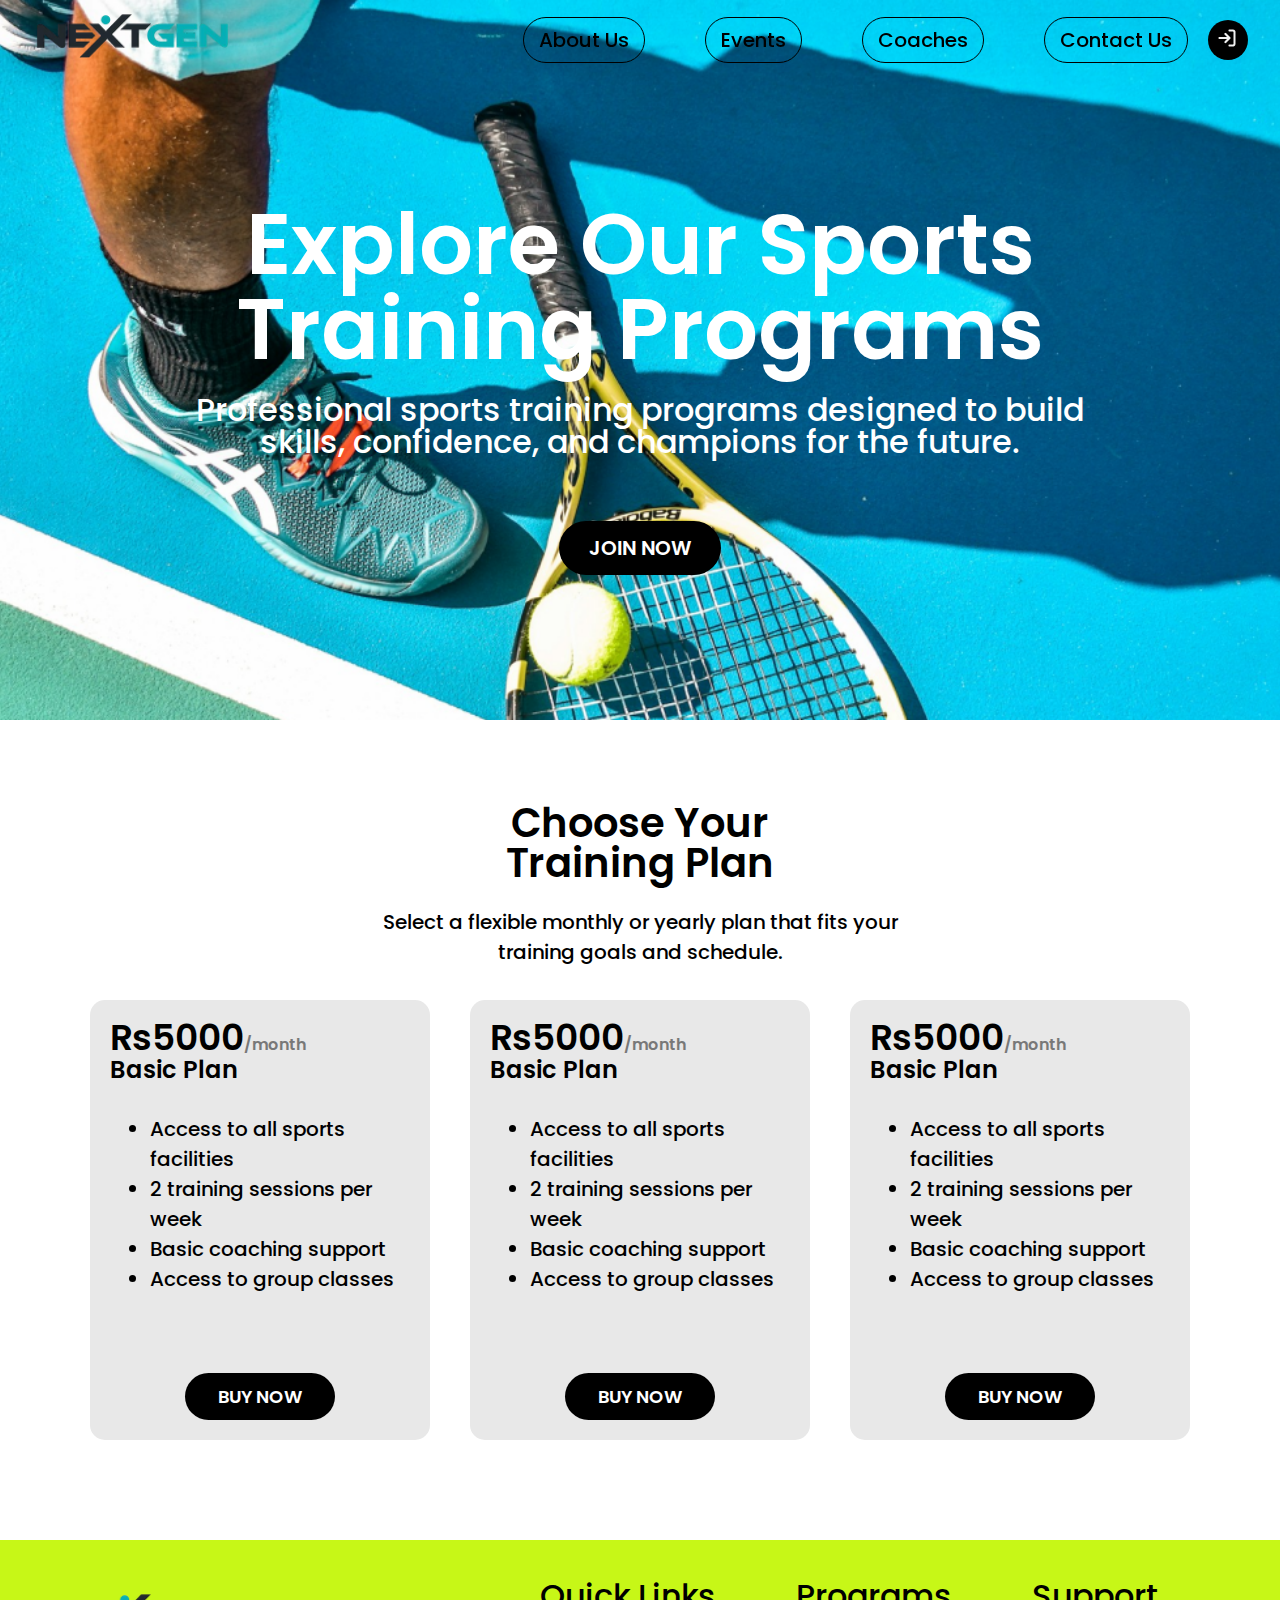
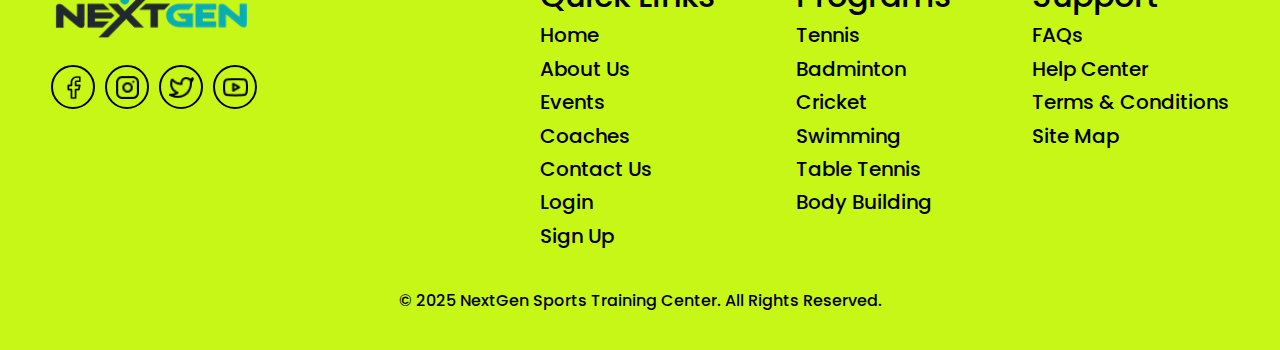
<file: sports.html>
<!doctype html>
<html lang="en">
  <head>
    <meta charset="UTF-8" />
    <meta name="viewport" content="width=device-width, initial-scale=1.0" />
    <title>NextGen – Sport Training Center</title>
    <link rel="icon" type="image/png" sizes="32x32" href="Images/favicon.png" />
    <link rel="stylesheet" href="CSS/sports.css" />
  </head>

  <body>
    <!-- Navigation Bar -->
    <header>
      <nav>
        <div class="left">
          <a href="index.html">
            <img src="Images/Logo.png" alt="Logo" />
          </a>
        </div>

        <div class="hamburger" id="hamburger">
          <span></span>
          <span></span>
          <span></span>
        </div>

        <div class="right" id="nav-menu">
          <div class="div1">
            <ul class="nav-links">
              <li><a href="about.html">About Us</a></li>
              <li><a href="#">Events</a></li>
              <li><a href="coaches.html">Coaches</a></li>
              <li><a href="contactus.html">Contact Us</a></li>
            </ul>
          </div>

          <div class="div2">
            <a href="login.html">
              <img src="Icons/log-in.png" alt="Log In" class="log-in" />
            </a>
          </div>
        </div>
      </nav>
    </header>

    <!-- Hero Area -->
    <div class="hero-area">
      <div class="content-group">
        <h1>Explore Our Sports <br />Training Programs</h1>
        <h4>
          Professional sports training programs designed to build <br />skills,
          confidence, and champions for the future.
        </h4>
        <a href="#" class="btn">JOIN NOW</a>
      </div>
    </div>

    <div class="plants-section">
      <div class="content-group">
        <div class="top-section">
          <h2>Choose Your <br />Training Plan</h2>
          <h5>
            Select a flexible monthly or yearly plan that fits your
            <br />training goals and schedule.
          </h5>
        </div>
        <div class="bottom-section">
          <div class="plan-card">
            <div class="content">
              <h3>Rs5000<span>/month</span></h3>
              <h4>Basic Plan</h4>
              <ul>
                <li>Access to all sports facilities</li>
                <li>2 training sessions per week</li>
                <li>Basic coaching support</li>
                <li>Access to group classes</li>
              </ul>
            </div>
            <div class="btn">
              <a href="#" class="btn">BUY NOW</a>
            </div>
          </div>
         <div class="plan-card">
            <div class="content">
              <h3>Rs5000<span>/month</span></h3>
              <h4>Basic Plan</h4>
              <ul>
                <li>Access to all sports facilities</li>
                <li>2 training sessions per week</li>
                <li>Basic coaching support</li>
                <li>Access to group classes</li>
              </ul>
            </div>
            <div class="btn">
              <a href="#" class="btn">BUY NOW</a>
            </div>
          </div>
         <div class="plan-card">
            <div class="content">
              <h3>Rs5000<span>/month</span></h3>
              <h4>Basic Plan</h4>
              <ul>
                <li>Access to all sports facilities</li>
                <li>2 training sessions per week</li>
                <li>Basic coaching support</li>
                <li>Access to group classes</li>
              </ul>
            </div>
            <div class="btn">
              <a href="#" class="btn">BUY NOW</a>
            </div>
          </div>
        </div>
      </div>
    </div>

    <!-- Footer Section -->
    <div class="footer-section">
      <div class="content-group">
        <div class="top-section">
          <div class="left-div">
            <div class="logo">
              <img src="Images/Logo.png" alt="Logo" />
            </div>
            <div class="social-icons">
              <div class="icon">
                <img src="Icons/facebook.png" alt="facebook" />
              </div>
              <div class="icon">
                <img src="Icons/instagram.png" alt="instagram" />
              </div>
              <div class="icon">
                <img src="Icons/twitter.png" alt="twitter" />
              </div>
              <div class="icon">
                <img src="Icons/youtube.png" alt="youtube" />
              </div>
            </div>
          </div>
          <div class="right-div">
            <div class="links">
              <h4>Quick Links</h4>
              <a href="#">
                <h5>Home</h5>
              </a>
              <a href="#">
                <h5>About Us</h5>
              </a>
              <a href="#">
                <h5>Events</h5>
              </a>
              <a href="#">
                <h5>Coaches</h5>
              </a>
              <a href="#">
                <h5>Contact Us</h5>
              </a>
              <a href="#">
                <h5>Login</h5>
              </a>
              <a href="#">
                <h5>Sign Up</h5>
              </a>
            </div>
            <div class="links">
              <h4>Programs</h4>
              <a href="#">
                <h5>Tennis</h5>
              </a>
              <a href="#">
                <h5>Badminton</h5>
              </a>
              <a href="#">
                <h5>Cricket</h5>
              </a>
              <a href="#">
                <h5>Swimming</h5>
              </a>
              <a href="#">
                <h5>Table Tennis</h5>
              </a>
              <a href="#">
                <h5>Body Building</h5>
              </a>
            </div>
            <div class="links">
              <h4>Support</h4>
              <a href="#">
                <h5>FAQs</h5>
              </a>
              <a href="#">
                <h5>Help Center</h5>
              </a>
              <a href="#">
                <h5>Terms & Conditions</h5>
              </a>
              <a href="#">
                <h5>Site Map</h5>
              </a>
            </div>
          </div>
        </div>
        <div class="bottom-section">
          <h6>© 2025 NextGen Sports Training Center. All Rights Reserved.</h6>
        </div>
      </div>
    </div>

    <!-- linked js file -->
    <script src="script.js"></script>
  </body>
</html>
</file>
<file: CSS/about.css>
@import url("https://fonts.googleapis.com/css2?family=Poppins:wght@100;200;300;400;500;600;700;800;900&display=swap");

:root {
  --primary-color: #c7f717;
  --black-color: #000000;
  --white-color: #ffffff;
  --dark-gray-color: #787878;
  --light-gray-color: #bcbcbc;
  --font-family: "Poppins", sans-serif;
}

/* Initial hidden state */
.reveal {
  opacity: 0;
  transform: translateY(40px);
  transition:
    opacity 0.7s ease,
    transform 0.7s ease;
}

/* Visible state */
.reveal.active {
  opacity: 1;
  transform: translateY(0);
}

body {
  margin: 0;
  padding: 0;
  box-sizing: border-box;
  font-family: var(--font-family);
  background-color: var(--black-color);
}

h1 {
  font-size: 85px;
  line-height: 100%;
  font-weight: 600;
}
h2 {
  font-size: 40px;
  line-height: 100%;
  font-weight: 600;
}
h3 {
  font-size: 36px;
  line-height: 100%;
  font-weight: 600;
}
h4 {
  font-size: 32px;
  line-height: 100%;
  font-weight: 500;
}
h5 {
  font-size: 20px;
  font-weight: 500;
}
h6 {
  font-size: 16px;
  font-weight: 500;
}
.spanh2 {
  color: var(--dark-gray-color);
}
#nav-links.active {
  background-color: var(--white-color);
  color: var(--black-color);
}

header {
  width: 100%;
  height: 80px;
  display: flex;
  justify-content: center;
  align-items: center;
  background-color: transparent;
  position: fixed;
  top: 0;
  z-index: 1000;
}
header nav {
  display: flex;
  justify-content: space-between;
  align-items: center;
  width: 95%;
  padding: 5px 20px;
  background-color: transparent;
  position: fixed;
  z-index: 100;
}
header nav .left a img {
  width: 200px;
  height: auto;
  cursor: pointer;
}
header nav .right {
  display: flex;
  align-items: center;
  justify-content: right;
  gap: 20px;
}

header nav .right .div1 ul {
  list-style: none;
  display: flex;
  gap: 60px;
}

header nav .right .div2 {
  width: 40px;
  height: 40px;
  background-color: var(--black-color);
  border-radius: 50%;
  display: flex;
  justify-content: center;
  align-items: center;
}

header nav .right .div2:hover {
  scale: 1.1;
}

header nav .right .div2 a img {
  width: 20px;
  height: 20px;
  padding-top: 3px;
  padding-right: 3px;
  cursor: pointer;
}

header nav .right ul li a {
  color: var(--white-color);
  font-size: 16px;
  font-weight: 500;
  cursor: pointer;
  text-decoration: none;
  text-align: center;
  border: 1px solid var(--white-color);
  padding: 8px 15px;
  border-radius: 40px;
  transition: all 0.3s ease;
}

header nav .right ul li a:hover {
  background-color: var(--white-color);
  color: var(--black-color);
}

.hamburger {
  display: none;
  flex-direction: column;
  gap: 6px;
  cursor: pointer;
}

.hamburger.active span:nth-child(1) {
  transform: rotate(45deg) translate(6px, 6px);
}

.hamburger.active span:nth-child(2) {
  opacity: 0;
}

.hamburger.active span:nth-child(3) {
  transform: rotate(-45deg) translate(6px, -6px);
}

.hamburger span {
  width: 28px;
  height: 3px;
  background-color: var(--white-color);
  border-radius: 2px;
  transition: all 0.4s ease;
}
.hero-area {
  position: relative;
  height: 100vh;
  display: flex;
  justify-content: center;
  align-items: center;
  background-image: url("../Images/BackgroundImage_02.png");
  background-size: cover;
  background-position: center;
  background-repeat: no-repeat;
}
.hero-area .content-group {
  width: 95%;
  gap: 0px;
  display: flex;
  flex-direction: column;
  justify-content: center;
  align-items: flex-start;
}
.hero-area .content-group h1 {
  text-align: left;
  color: white;
}
.hero-area .content-group h5 {
  text-align: left;
  color: white;
  margin-top: -55px;
}
.hero-area .content-group a {
  display: inline-block;
  margin-top: 20px;
  padding: 12px 30px;
  background-color: var(--primary-color);
  color: var(--black-color);
  font-size: 20px;
  font-weight: 600;
  text-decoration: none;
  border-radius: 40px;
  transition: all 0.3s ease;
  text-align: center;
}
.hero-area .content-group a:hover {
  background-color: var(--black-color);
  color: var(--white-color);
}
.features-section {
  position: relative;
  display: flex;
  justify-content: center;
  align-items: center;
  background-image: url("../Images/BackgroundImage_03.png");
  background-size: cover;
  background-position: center;
  background-repeat: no-repeat;
  padding-top: 100px;
  padding-bottom: 100px;
}
.features-section .content-group {
  width: 95%;
  gap: 40px;
  display: flex;
  flex-direction: column;
  justify-content: center;
  align-items: center;
}

.features-section .top-section h2 {
  color: var(--white-color);
  text-align: center;
}
.features-section .bottom-section {
  width: 100%;
  display: flex;
  flex-direction: row;
  justify-content: space-between;
  gap: 20px;
}
.features-section .bottom-section .box {
  height: 350px;
  width: 350px;
  display: flex;
  flex-direction: column;
  background-color: var(--white-color);
  border-radius: 20px;
  justify-content: space-between;
  align-items: center;
  cursor: pointer;
}
.features-section .bottom-section .box:hover {
  scale: 1.05;
  background-color: var(--primary-color);
}
.features-section .bottom-section .box .top {
  width: 100%;
  margin-top: 30px;
  display: flex;
  flex-direction: column;
  justify-content: right;
  align-items: flex-end;
  gap: 15px;
}
.features-section .bottom-section .box .top .circle {
  display: inline-flex;
  align-items: center;
  justify-content: center;
  width: 60px;
  height: 60px;
  background-color: #1c1001;
  color: #ffffff;
  border-radius: 50%;
  /* border: solid 2px rgb(250, 249, 249); */
  margin-right: 20px;
  font-size: 55px;
}
.features-section .bottom-section .box .top .circle span {
  margin-top: 20px;
}
.features-section .bottom-section .box .bottom {
  width: 90%;
  margin-bottom: 0px;
  display: flex;
  flex-direction: column;
  justify-content: center;
  align-items: center;
  gap: 15px;
}

.footer-section {
  position: relative;
  padding-top: 50px;
  padding-bottom: 0px;
  padding-left: 20px;
  padding-right: 20px;
  /* padding: 5px 20px; */
  display: flex;
  justify-content: center;
  align-items: center;
  background-color: var(--primary-color);
}
.footer-section .content-group {
  width: 95%;
  gap: 0px;
  display: flex;
  flex-direction: column;
  justify-content: center;
  align-items: center;
  gap: 25px;
}
.footer-section .content-group .top-section {
  width: 100%;
  display: flex;
  justify-content: space-between;
  align-items: flex-start;
}
.footer-section .content-group .top-section .left-div {
  display: flex;
  flex-direction: column;
  justify-content: center;
  align-items: flex-start;
}
.footer-section .content-group .top-section .left-div .logo img {
  width: 200px;
  height: auto;
  margin-bottom: 15px;
}
.footer-section .content-group .top-section .left-div .social-icons {
  display: flex;
  flex-direction: row;
  justify-content: center;
  align-items: center;
  gap: 10px;
}
.footer-section .content-group .top-section .left-div .social-icons .icon {
  display: flex;
  justify-content: center;
  align-items: center;
  width: 40px;
  height: 40px;
  border: 2px solid var(--black-color);
  border-radius: 50%;
}
.footer-section
  .content-group
  .top-section
  .left-div
  .social-icons
  .icon:hover {
  scale: 1.1;
}
.footer-section .content-group .top-section .left-div .social-icons .icon img {
  width: 25px;
  height: 25px;
  margin-right: 15px;
  cursor: pointer;
  border-radius: 5px;
  padding-left: 15px;
}
.footer-section
  .content-group
  .top-section
  .left-div
  .social-icons
  .icon
  img:hover {
  scale: 1.1;
}
.footer-section .content-group .top-section .right-div {
  display: flex;
  flex-direction: row;
  justify-content: center;
  align-items: flex-start;
  gap: 80px;
}
.footer-section .content-group .top-section .right-div .links {
  display: flex;
  flex-direction: column;
  justify-content: left;
  align-items: flex-start;
  gap: 0px;
}
.footer-section .content-group .top-section .right-div .links h4 {
  line-height: 100%;
  margin-top: -10px;
  margin-bottom: -20px;
}
.footer-section .content-group .top-section .right-div .links a {
  text-decoration: none;
  color: var(--black-color);
}
.footer-section .content-group .top-section .right-div .links a:hover {
  scale: 1.05;
}
.footer-section .content-group .top-section .right-div .links a h5 {
  line-height: 100%;
  margin-bottom: -20px;
  cursor: pointer;
}
.footer-section .content-group .bottom-section {
  display: flex;
  justify-content: center;
  align-items: center;
}
.footer-section .content-group .bottom-section h6 {
  text-align: center;
}

/* Responsive Design */

/* Tablet Devices */
@media (max-width: 1024px) {
  .hero-area {
    height: 50vh;
  }
  .features-section .bottom-section .box {
    height: 280px;
  }
  .features-section .bottom-section .box .bottom h3 {
    font-size: 24px;
  }
  .footer-section .content-group .top-section .right-div {
    display: flex;
    flex-direction: row;
    justify-content: center;
    align-items: flex-start;
    gap: 40px;
  }
}

/* Mobile Devices */
@media (max-width: 768px) {
  h1 {
    font-size: 35px;
    line-height: 100%;
    font-weight: 600;
  }
  h2 {
    font-size: 22px;
    line-height: 100%;
    font-weight: 600;
  }
  h3 {
    font-size: 20px;
    line-height: 100%;
    font-weight: 600;
  }
  h4 {
    font-size: 18px;
    line-height: 100%;
    font-weight: 500;
  }
  h5 {
    font-size: 20px;
    font-weight: 500;
  }
  .hamburger {
    display: flex;
  }
  header nav {
    width: 90%;
  }
  header nav .right {
    position: absolute;
    top: 70px;
    right: 0;
    width: 100%;
    background-color: var(--primary-color);
    flex-direction: column;
    align-items: flex-start;
    padding: 30px 0;
    display: none;
  }

  header nav .right.active {
    display: flex;
  }

  header nav .right .div1 ul {
    flex-direction: column;
    gap: 25px;
  }
  header nav .right .div2 {
    margin-top: 20px;
    margin-left: 40px;
  }

  header nav .right ul li a {
    font-size: 18px;
    padding: 10px 22px;
    color: var(--black-color);
    border: 1px solid var(--black-color);
  }
  #nav-links.active {
    background-color: var(--black-color);
    color: var(--white-color);
  }
  .hero-area {
    height: 75vh;
  }
  .hero-area .content-group {
    width: 90%;
  }
  .features-section .bottom-section {
    width: 100%;
    display: flex;
    flex-direction: column;
    justify-content: center;
    align-items: center;
    gap: 20px;
  }
  .hero-area .content-group {
    width: 95%;
    gap: 0px;
    display: flex;
    flex-direction: column;
    justify-content: center;
    align-items: center;
  }
  .hero-area .content-group h1 {
    text-align: center;
    color: white;
  }
  .hero-area .content-group h5 {
    text-align: center;
    color: white;
    margin-top: 10px;
    line-height: 100%;
  }

  .footer-section .content-group .top-section {
    width: 100%;
    display: flex;
    flex-direction: column;
    justify-content: left;
    align-items: flex-start;
  }
  .footer-section .content-group .top-section .left-div {
    margin-bottom: 50px;
  }
  .footer-section .content-group .top-section .right-div {
    display: flex;
    flex-direction: column;
    justify-content: center;
    align-items: flex-start;
    gap: 80px;
  }
}
</file>
<file: CSS/contactus.css>
@import url("https://fonts.googleapis.com/css2?family=Poppins:wght@100;200;300;400;500;600;700;800;900&display=swap");

:root {
  --primary-color: #c7f717;
  --black-color: #000000;
  --white-color: #ffffff;
  --dark-gray-color: #787878;
  --light-gray-color: #d0cfcf;
  --font-family: "Poppins", sans-serif;
}

/* Initial hidden state */
.reveal {
  opacity: 0;
  transform: translateY(40px);
  transition:
    opacity 0.7s ease,
    transform 0.7s ease;
}

/* Visible state */
.reveal.active {
  opacity: 1;
  transform: translateY(0);
}

body {
  margin: 0;
  padding: 0;
  box-sizing: border-box;
  font-family: var(--font-family);
  background-color: var(--white-color);
}

h1 {
  font-size: 85px;
  line-height: 100%;
  font-weight: 600;
}

h2 {
  font-size: 40px;
  line-height: 100%;
  font-weight: 600;
}

h3 {
  font-size: 36px;
  line-height: 100%;
  font-weight: 600;
}

h4 {
  font-size: 32px;
  line-height: 100%;
  font-weight: 500;
}

h5 {
  font-size: 20px;
  font-weight: 500;
}

h6 {
  font-size: 16px;
  font-weight: 500;
}

.spanh2 {
  color: var(--dark-gray-color);
}
#nav-links.active {
  background-color: var(--black-color);
  color: var(--white-color);
}
header {
  width: 100%;
  height: 80px;
  display: flex;
  justify-content: center;
  align-items: center;
  background-color: transparent;
  position: fixed;
  top: 0;
  z-index: 1000;
}

header nav {
  display: flex;
  justify-content: space-between;
  align-items: center;
  width: 95%;
  padding: 5px 20px;
  background-color: transparent;
  position: fixed;
  z-index: 100;
}

header nav .left a img {
  width: 200px;
  height: auto;
  cursor: pointer;
}

header nav .right {
  display: flex;
  align-items: center;
  justify-content: right;
  gap: 20px;
}

header nav .right .div1 ul {
  list-style: none;
  display: flex;
  gap: 60px;
}

header nav .right .div2 {
  width: 40px;
  height: 40px;
  background-color: var(--black-color);
  border-radius: 50%;
  display: flex;
  justify-content: center;
  align-items: center;
}

header nav .right .div2:hover {
  scale: 1.1;
}

header nav .right .div2 a img {
  width: 20px;
  height: 20px;
  padding-top: 3px;
  padding-right: 3px;
  cursor: pointer;
}

header nav .right ul li a {
  color: var(--black-color);
  font-size: 16px;
  font-weight: 500;
  cursor: pointer;
  text-decoration: none;
  text-align: center;
  border: 1px solid var(--black-color);
  padding: 8px 15px;
  border-radius: 40px;
  transition: all 0.3s ease;
}

header nav .right ul li a:hover {
  background-color: var(--black-color);
  color: var(--white-color);
}

.hamburger {
  display: none;
  flex-direction: column;
  gap: 6px;
  cursor: pointer;
}

.hamburger.active span:nth-child(1) {
  transform: rotate(45deg) translate(6px, 6px);
}

.hamburger.active span:nth-child(2) {
  opacity: 0;
}

.hamburger.active span:nth-child(3) {
  transform: rotate(-45deg) translate(6px, -6px);
}

.hamburger span {
  width: 28px;
  height: 3px;
  background-color: var(--black-color);
  border-radius: 2px;
  transition: all 0.4s ease;
}

.hero-area {
  position: relative;
  height: 80vh;
  display: flex;
  justify-content: center;
  align-items: center;
  background-image: url("../Images/BackgroundImage_04.png");
  background-size: cover;
  background-position: center;
  background-repeat: no-repeat;
}

.hero-area .content-group {
  width: 100%;
  gap: 0px;
  display: flex;
  flex-direction: column;
  justify-content: center;
  align-items: center;
}

.hero-area .content-group h1 {
  text-align: center;
  color: var(--white-color);
  margin-bottom: -20px;
}

.contact-us-section {
  position: relative;
  padding-top: 50px;
  padding-bottom: 100px;
  padding-left: 20px;
  padding-right: 20px;
  display: flex;
  justify-content: center;
  align-items: center;
}

.contact-us-section .content-group {
  width: 95%;
  gap: 0px;
  display: flex;
  flex-direction: column;
  justify-content: center;
  align-items: center;
}

.contact-us-section .content-group .top-section {
  width: 100%;
  display: flex;
  flex-direction: row;
  justify-content: left;
  align-items: flex-start;
}

.contact-us-section .content-group .top-section .left {
  width: 50%;
  display: flex;
  flex-direction: column;
  justify-content: left;
  align-items: flex-start;
}

.contact-us-section .content-group .top-section .right {
  width: 50%;
  display: flex;
  flex-direction: column;
  justify-content: left;
  align-items: center;
}

.contact-us-section .content-group .bottom-section {
  width: 100%;
  height: 500px;
  display: flex;
  flex-direction: row;
  justify-content: left;
  align-items: flex-start;
  gap: 20px;
}

.contact-us-section .content-group .bottom-section .left-section {
  width: 70%;
  display: flex;
  flex-direction: column;
  justify-content: left;
  align-items: center;
}

.contact-us-section .content-group .bottom-section .left-section form {
  width: 100%;
  display: flex;
  flex-direction: column;
  justify-content: space-evenly;
  gap: 20px;
}

.contact-us-section
  .content-group
  .bottom-section
  .left-section
  form
  .two-input-divs {
  width: 100%;
  display: flex;
  flex-direction: row;
  justify-content: space-between;
  gap: 20px;
}

.contact-us-section
  .content-group
  .bottom-section
  .left-section
  form
  .two-input-divs
  input {
  width: 100%;
  height: 20px;
  padding: 10px;
  font-size: 16px;
  border: none;
  outline: none;
  border-radius: 5px;
  background-color: var(--light-gray-color);
  color: var(--black-color);
}

.contact-us-section
  .content-group
  .bottom-section
  .left-section
  form
  .input-divs
  input {
  width: 98%;
  height: 20px;
  font-size: 16px;
  padding: 10px;
  border: none;
  outline: none;
  border-radius: 5px;
  background-color: var(--light-gray-color);
  color: var(--black-color);
}

.contact-us-section
  .content-group
  .bottom-section
  .left-section
  form
  .input-divs
  textarea {
  width: 98%;
  font-size: 16px;
  padding: 10px;
  border: none;
  outline: none;
  border-radius: 5px;
  background-color: var(--light-gray-color);
  color: var(--black-color);
}

.contact-us-section
  .content-group
  .bottom-section
  .left-section
  form
  .submit-btn-div
  button {
  width: 150px;
  height: 40px;
  background-color: var(--black-color);
  color: var(--white-color);
  font-weight: 600;
  font-size: 20px;
  border: none;
  border-radius: 40px;
  cursor: pointer;
  transition: all 0.3s ease;
}

.contact-us-section
  .content-group
  .bottom-section
  .left-section
  form
  .submit-btn-div
  button:hover {
  background-color: var(--primary-color);
  color: var(--black-color);
}

.contact-us-section .content-group .bottom-section .right-section {
  width: 30%;
  display: flex;
  flex-direction: column;
  justify-content: space-evenly;
  align-items: center;
  background-color: var(--primary-color);
  border-radius: 5px;
  gap: 0px;
}

.contact-us-section .content-group .bottom-section .right-section .address-div {
  width: 100%;
  text-align: left;
}

.contact-us-section
  .content-group
  .bottom-section
  .right-section
  .address-div
  h6 {
  padding: 0px 20px;
}

.contact-us-section .content-group .bottom-section .right-section .contact-div,
.contact-us-section
  .content-group
  .bottom-section
  .right-section
  .open-time-div {
  width: 100%;
  text-align: left;
}

.contact-us-section
  .content-group
  .bottom-section
  .right-section
  .contact-div
  h5,
.contact-us-section
  .content-group
  .bottom-section
  .right-section
  .open-time-div
  h5 {
  padding: 0px 20px;
  margin-top: -20px;
}

.contact-us-section
  .content-group
  .bottom-section
  .right-section
  .contact-div
  h6,
.contact-us-section
  .content-group
  .bottom-section
  .right-section
  .open-time-div
  h6 {
  padding: 0px 20px;
  margin-top: -35px;
}

.contact-us-section .content-group .bottom-section .right-section .social-div {
  width: 100%;
  text-align: left;
}

.contact-us-section
  .content-group
  .bottom-section
  .right-section
  .social-div
  .stay-connected
  h5 {
  padding: 0px 20px;
  margin-top: -35px;
}

.contact-us-section
  .content-group
  .bottom-section
  .right-section
  .social-div
  .social-icons {
  display: flex;
  flex-direction: row;
  justify-content: left;
  align-items: center;
  gap: 10px;
  padding: 20px 20px;
  margin-top: -35px;
}

.contact-us-section
  .content-group
  .bottom-section
  .right-section
  .social-div
  .social-icons
  .icon {
  display: flex;
  justify-content: center;
  align-items: center;
  width: 40px;
  height: 40px;
  border: 2px solid var(--black-color);
  border-radius: 50%;
}

.contact-us-section
  .content-group
  .bottom-section
  .right-section
  .social-div
  .social-icons
  .icon:hover {
  scale: 1.1;
}

.contact-us-section
  .content-group
  .bottom-section
  .right-section
  .social-div
  .social-icons
  .icon
  img {
  width: 25px;
  height: 25px;
  margin-right: 15px;
  cursor: pointer;
  border-radius: 5px;
  padding-left: 15px;
}

.contact-us-section
  .content-group
  .bottom-section
  .right-section
  .social-div
  .social-icons
  .icon
  img:hover {
  scale: 1.1;
}

.footer-section {
  position: relative;
  padding-top: 50px;
  padding-bottom: 0px;
  padding-left: 20px;
  padding-right: 20px;
  /* padding: 5px 20px; */
  display: flex;
  justify-content: center;
  align-items: center;
  background-color: var(--primary-color);
}

.footer-section .content-group {
  width: 95%;
  gap: 0px;
  display: flex;
  flex-direction: column;
  justify-content: center;
  align-items: center;
  gap: 25px;
}

.footer-section .content-group .top-section {
  width: 100%;
  display: flex;
  justify-content: space-between;
  align-items: flex-start;
}

.footer-section .content-group .top-section .left-div {
  display: flex;
  flex-direction: column;
  justify-content: center;
  align-items: flex-start;
}

.footer-section .content-group .top-section .left-div .logo img {
  width: 200px;
  height: auto;
  margin-bottom: 15px;
}

.footer-section .content-group .top-section .left-div .social-icons {
  display: flex;
  flex-direction: row;
  justify-content: center;
  align-items: center;
  gap: 10px;
}

.footer-section .content-group .top-section .left-div .social-icons .icon {
  display: flex;
  justify-content: center;
  align-items: center;
  width: 40px;
  height: 40px;
  border: 2px solid var(--black-color);
  border-radius: 50%;
}

.footer-section
  .content-group
  .top-section
  .left-div
  .social-icons
  .icon:hover {
  scale: 1.1;
}

.footer-section .content-group .top-section .left-div .social-icons .icon img {
  width: 25px;
  height: 25px;
  margin-right: 15px;
  cursor: pointer;
  border-radius: 5px;
  padding-left: 15px;
}

.footer-section
  .content-group
  .top-section
  .left-div
  .social-icons
  .icon
  img:hover {
  scale: 1.1;
}

.footer-section .content-group .top-section .right-div {
  display: flex;
  flex-direction: row;
  justify-content: center;
  align-items: flex-start;
  gap: 80px;
}

.footer-section .content-group .top-section .right-div .links {
  display: flex;
  flex-direction: column;
  justify-content: left;
  align-items: flex-start;
  gap: 0px;
}

.footer-section .content-group .top-section .right-div .links h4 {
  line-height: 100%;
  margin-top: -10px;
  margin-bottom: -20px;
}

.footer-section .content-group .top-section .right-div .links a {
  text-decoration: none;
  color: var(--black-color);
}

.footer-section .content-group .top-section .right-div .links a:hover {
  scale: 1.05;
}

.footer-section .content-group .top-section .right-div .links a h5 {
  line-height: 100%;
  margin-bottom: -20px;
  cursor: pointer;
}

.footer-section .content-group .bottom-section {
  display: flex;
  justify-content: center;
  align-items: center;
}

.footer-section .content-group .bottom-section h6 {
  text-align: center;
}

/* Responsive Design */

/* Tablet Devices */
@media (max-width: 1024px) {
  .hero-area {
    height: 85vh;
  }

  .contact-us-section {
    padding-bottom: 0px;
  }

  .footer-section .content-group .top-section .right-div {
    display: flex;
    flex-direction: row;
    justify-content: center;
    align-items: flex-start;
    gap: 40px;
  }
}

/* Mobile Devices */
@media (max-width: 768px) {
  h1 {
    font-size: 35px;
    line-height: 100%;
    font-weight: 600;
  }

  h2 {
    font-size: 22px;
    line-height: 100%;
    font-weight: 600;
  }

  h3 {
    font-size: 20px;
    line-height: 100%;
    font-weight: 600;
  }

  h4 {
    font-size: 18px;
    line-height: 100%;
    font-weight: 500;
  }

  h5 {
    font-size: 20px;
    font-weight: 500;
  }

  .hamburger {
    display: flex;
  }

  header nav {
    width: 90%;
  }

  header nav .right {
    position: absolute;
    top: 70px;
    right: 0;
    width: 100%;
    background-color: var(--primary-color);
    flex-direction: column;
    align-items: flex-start;
    padding: 30px 0;
    display: none;
  }

  header nav .right.active {
    display: flex;
  }

  header nav .right .div1 ul {
    flex-direction: column;
    gap: 25px;
  }

  header nav .right .div2 {
    margin-top: 20px;
    margin-left: 40px;
  }

  header nav .right ul li a {
    font-size: 18px;
    padding: 10px 22px;
  }

  .hero-area {
    height: 75vh;
  }

  .hero-area .content-group {
    width: 90%;
  }

  .contact-us-section {
    padding-bottom: 400px;
  }

  .contact-us-section .content-group .bottom-section {
    width: 100%;
    display: flex;
    flex-direction: column;
  }

  .contact-us-section .content-group .bottom-section .left-section {
    width: 100%;
    display: flex;
  }

  .contact-us-section
    .content-group
    .bottom-section
    .left-section
    form
    .input-divs
    input {
    width: 95%;
  }

  .contact-us-section
    .content-group
    .bottom-section
    .left-section
    form
    .input-divs
    textarea {
    width: 95%;
  }

  .contact-us-section .content-group .bottom-section .right-section {
    width: 100%;
    display: flex;
  }

  .footer-section .content-group .top-section {
    width: 100%;
    display: flex;
    flex-direction: column;
    justify-content: left;
    align-items: flex-start;
  }

  .footer-section .content-group .top-section .left-div {
    margin-bottom: 50px;
  }

  .footer-section .content-group .top-section .right-div {
    display: flex;
    flex-direction: column;
    justify-content: center;
    align-items: flex-start;
    gap: 80px;
  }
}
</file>
<file: CSS/login.css>
@import url("https://fonts.googleapis.com/css2?family=Poppins:wght@100;200;300;400;500;600;700;800;900&display=swap");

:root {
  --primary-color: #c7f717;
  --black-color: #000000;
  --white-color: #ffffff;
  --dark-gray-color: #787878;
  --light-gray-color: #bcbcbc;
  --blue-color: #1956ff;
  --font-family: "Poppins", sans-serif;
}

body {
  margin: 0;
  padding: 0;
  box-sizing: border-box;
  font-family: var(--font-family);
  background-color: var(--white-color);
}

h1 {
  font-size: 85px;
  line-height: 100%;
  font-weight: 600;
}
h2 {
  font-size: 40px;
  line-height: 100%;
  font-weight: 600;
}
h3 {
  font-size: 36px;
  line-height: 100%;
  font-weight: 600;
}
h4 {
  font-size: 32px;
  line-height: 100%;
  font-weight: 500;
}
h5 {
  font-size: 20px;
  font-weight: 500;
}
h6 {
  font-size: 16px;
  font-weight: 500;
}
.spanh2 {
  color: var(--dark-gray-color);
}
header {
  width: 100%;
  height: 80px;
  display: flex;
  justify-content: center;
  align-items: center;
  background-color: transparent;
  position: fixed;
  top: 0;
  z-index: 1000;
}
header nav {
  display: flex;
  justify-content: space-between;
  align-items: center;
  width: 95%;
  padding: 5px 20px;
  background-color: transparent;
  position: fixed;
  z-index: 100;
}
header nav .left a img {
  width: 200px;
  height: auto;
  cursor: pointer;
}
header nav .right {
  display: flex;
  align-items: center;
  justify-content: right;
  gap: 20px;
}

header nav .right .div1 ul {
  list-style: none;
  display: flex;
  gap: 60px;
}

header nav .right .div2 {
  width: 40px;
  height: 40px;
  background-color: var(--black-color);
  border-radius: 50%;
  display: flex;
  justify-content: center;
  align-items: center;
}

header nav .right .div2:hover {
  scale: 1.1;
}

header nav .right .div2 a img {
  width: 20px;
  height: 20px;
  padding-top: 3px;
  padding-right: 3px;
  cursor: pointer;
}

header nav .right ul li a {
  color: var(--white-color);
  font-size: 20px;
  font-weight: 500;
  cursor: pointer;
  text-decoration: none;
  text-align: center;
  border: 1px solid var(--white-color);
  padding: 8px 15px;
  border-radius: 40px;
  transition: all 0.3s ease;
}

header nav .right ul li a:hover {
  background-color: var(--white-color);
  color: var(--black-color);
}

.hamburger {
  display: none;
  flex-direction: column;
  gap: 6px;
  cursor: pointer;
}

.hamburger span {
  width: 28px;
  height: 3px;
  background-color: var(--white-color);
  border-radius: 2px;
}
.hamburger.active span:nth-child(1) {
  transform: rotate(45deg) translate(6px, 6px);
}

.hamburger.active span:nth-child(2) {
  opacity: 0;
}

.hamburger.active span:nth-child(3) {
  transform: rotate(-45deg) translate(6px, -6px);
}
/* Smooth animation */
.hamburger span {
  transition: all 0.4s ease;
}

.hero-area {
  position: relative;
  height: 100vh;
  display: flex;
  justify-content: center;
  align-items: center;
  background-image: url("../Images/BackgroundImage_01.png");
  background-size: cover;
  background-position: center;
  background-repeat: no-repeat;
}
.hero-area .content-group {
  width: 450px;
  height: 550px;
  padding: 20px;
  gap: 0px;
  display: flex;
  flex-direction: column;
  justify-content: center;
  align-items: center;
  background-color: var(--white-color);
  margin-top: 40px;
  border-radius: 16px;
}
.hero-area .content-group .login-form {
  width: 100%;
  height: 100%;
  display: flex;
  flex-direction: column;
  gap: 0px;
}
.hero-area .content-group .login-form .header-div h3 {
  margin-top: 0px;
  margin-bottom: -25px;
}
.hero-area .content-group .login-form .header-div h6 {
  color: var(--dark-gray-color);
}
.hero-area .content-group .login-form .email-div {
  display: flex;
  flex-direction: column;
  gap: 10px;
  justify-content: left;
  align-items: flex-start;
  margin-top: -50px;
}
.hero-area .content-group .login-form .email-div h6 {
  color: var(--dark-gray-color);
  text-align: left;
  margin-bottom: -5px;
}
.hero-area .content-group .login-form .email-div input {
  width: 100%;
  height: 40px;
  padding: 20px 15px; /* top-bottom | left-right */
  border: 1px solid var(--light-gray-color);
  border-radius: 8px;
  font-size: 16px;
  box-sizing: border-box;
}
.hero-area .content-group .login-form .email-div input:focus {
  outline: none;
}
.hero-area .content-group .login-form .password-div {
  display: flex;
  flex-direction: column;
  gap: 10px;
  justify-content: left;
  align-items: flex-start;
  margin-top: -30px;
}
.hero-area .content-group .login-form .password-div h6 {
  color: var(--dark-gray-color);
  text-align: left;
  margin-bottom: -5px;
}
.hero-area .content-group .login-form .password-div input {
  width: 100%;
  height: 40px;
  padding: 20px 15px; /* top-bottom | left-right */
  border: 1px solid var(--light-gray-color);
  border-radius: 8px;
  font-size: 16px;
  box-sizing: border-box;
}
.hero-area .content-group .login-form .password-div input:focus {
  outline: none;
}
.hero-area .content-group .login-form .forgot-password-div {
  display: flex;
  flex-direction: row;
  gap: 10px;
  justify-content: space-between;
  align-items: center;
}
.hero-area .content-group .login-form .forgot-password-div .left {
  display: flex;
  flex-direction: row;
}
.hero-area .content-group .login-form .forgot-password-div .left h6 {
  color: var(--dark-gray-color);
}
.hero-area .content-group .login-form .forgot-password-div .right a {
  color: var(--dark-gray-color);
  text-decoration: none;
}
.hero-area .content-group .login-form .btn-div {
  display: flex;
  flex-direction: column;
  gap: 0px;
  justify-content: space-between;
  align-items: center;
}
.hero-area .content-group .login-form .btn-div button {
  width: 100%;
  height: 45px;
  background-color: var(--black-color);
  color: var(--white-color);
  border: none;
  border-radius: 40px;
  font-size: 18px;
  font-weight: 400;
  cursor: pointer;
  transition: all 0.3s ease;
  margin-top: -15px;
}
.hero-area .content-group .login-form .btn-div button:hover {
  background-color: var(--blue-color);
}
.hero-area .content-group .login-form .btn-div h6 {
  color: var(--dark-gray-color);
  margin-top: 10px;
}
.hero-area .content-group .login-form .google-btn-div {
  display: flex;
  flex-direction: column;
  gap: 0px;
  justify-content: space-between;
  align-items: center;
}
.hero-area .content-group .login-form .google-btn-div button {
  width: 100%;
  height: 45px;
  display: flex;
  justify-content: center;
  align-items: center;
  gap: 10px;
  background-color: var(--white-color);
  color: var(--dark-gray-color);
  border: 2px solid var(--light-gray-color);
  border-radius: 40px;
  font-size: 18px;
  font-weight: 400;
  cursor: pointer;
  transition: all 0.3s ease;
  margin-top: -15px;
}
.hero-area .content-group .login-form .have-account-div {
  display: flex;
  flex-direction: column;
  gap: 0px;
  justify-content: space-between;
  align-items: center;
  margin-top: -20px;
}
.hero-area .content-group .login-form .have-account-div h6 {
  color: var(--dark-gray-color);
}
.hero-area .content-group .login-form .have-account-div a {
  color: var(--black-color);
  text-decoration: none;
  font-weight: 600;
}
/* Responsive Design */

/* Tablet Devices */
@media (max-width: 1024px) {
}

/* Mobile Devices */
@media (max-width: 768px) {
  h1 {
    font-size: 35px;
    line-height: 100%;
    font-weight: 600;
  }
  h2 {
    font-size: 22px;
    line-height: 100%;
    font-weight: 600;
  }
  h3 {
    font-size: 20px;
    line-height: 100%;
    font-weight: 600;
  }
  h4 {
    font-size: 18px;
    line-height: 100%;
    font-weight: 500;
  }
  h5 {
    font-size: 20px;
    font-weight: 500;
  }
  .hamburger {
    display: flex;
  }
  header nav {
    width: 90%;
  }

  header nav .right {
    position: absolute;
    top: 70px;
    right: 0;
    width: 100%;
    background-color: var(--primary-color);
    flex-direction: column;
    align-items: flex-start;
    padding: 30px 0;
    display: none;
  }

  header nav .right.active {
    display: flex;
  }

  header nav .right .div1 ul {
    flex-direction: column;
    gap: 25px;
  }
  header nav .right .div2 {
    margin-top: 20px;
    margin-left: 40px;
  }
  header nav .right ul li a {
    color: var(--black-color);
    font-size: 18px;
    font-weight: 500;
    cursor: pointer;
    text-decoration: none;
    text-align: center;
    border: 1px solid var(--black-color);
    padding: 10px 22px;
    border-radius: 40px;
    transition: all 0.3s ease;
  }

  header nav .right ul li a:hover {
    background-color: var(--black-color);
    color: var(--white-color);
  }
  .hero-area .content-group {
    width: 80%;
    height: 550px;
    padding: 20px;
    gap: 0px;
    display: flex;
    flex-direction: column;
    justify-content: center;
    align-items: center;
    background-color: var(--white-color);
    margin-top: 40px;
    border-radius: 16px;
  }
  .hero-area .content-group .login-form {
    width: 100%;
    height: 100%;
    display: flex;
    flex-direction: column;
    gap: 0px;
  }
}
</file>
<file: CSS/package.css>
@import url("https://fonts.googleapis.com/css2?family=Poppins:wght@100;200;300;400;500;600;700;800;900&display=swap");

:root {
  --primary-color: #c7f717;
  --black-color: #000000;
  --white-color: #ffffff;
  --dark-gray-color: #787878;
  --light-gray-color: #bcbcbc;
  --very-light-gray-color: #e8e8e8;
  --font-family: "Poppins", sans-serif;
}

body {
  margin: 0;
  padding: 0;
  box-sizing: border-box;
  font-family: var(--font-family);
  background-color: var(--white-color);
}

h1 {
  font-size: 85px;
  line-height: 100%;
  font-weight: 600;
}
h2 {
  font-size: 40px;
  line-height: 100%;
  font-weight: 600;
}
h3 {
  font-size: 36px;
  line-height: 100%;
  font-weight: 600;
}
h4 {
  font-size: 32px;
  line-height: 100%;
  font-weight: 500;
}
h5 {
  font-size: 20px;
  font-weight: 500;
}
h6 {
  font-size: 16px;
  font-weight: 500;
}
.spanh2 {
  color: var(--dark-gray-color);
}
header {
  width: 100%;
  height: 80px;
  display: flex;
  justify-content: center;
  align-items: center;
  background-color: transparent;
  position: fixed;
  top: 0;
  z-index: 1000;
}
header nav {
  display: flex;
  justify-content: space-between;
  align-items: center;
  width: 95%;
  padding: 5px 20px;
  background-color: transparent;
  position: fixed;
  z-index: 100;
}
header nav .left a img {
  width: 200px;
  height: auto;
  cursor: pointer;
}
header nav .right {
  display: flex;
  align-items: center;
  justify-content: right;
  gap: 20px;
}

header nav .right .div1 ul {
  list-style: none;
  display: flex;
  gap: 60px;
}

header nav .right .div2 {
  width: 40px;
  height: 40px;
  background-color: var(--black-color);
  border-radius: 50%;
  display: flex;
  justify-content: center;
  align-items: center;
}

header nav .right .div2:hover {
  scale: 1.1;
}

header nav .right .div2 a img {
  width: 20px;
  height: 20px;
  padding-top: 3px;
  padding-right: 3px;
  cursor: pointer;
}

header nav .right ul li a {
  color: var(--black-color);
  font-size: 16px;
  font-weight: 500;
  cursor: pointer;
  text-decoration: none;
  text-align: center;
  border: 1px solid var(--black-color);
  padding: 8px 15px;
  border-radius: 40px;
  transition: all 0.3s ease;
}

header nav .right ul li a:hover {
  background-color: var(--black-color);
  color: var(--white-color);
}

.hamburger {
  display: none;
  flex-direction: column;
  gap: 6px;
  cursor: pointer;
}

.hamburger.active span:nth-child(1) {
  transform: rotate(45deg) translate(6px, 6px);
}

.hamburger.active span:nth-child(2) {
  opacity: 0;
}

.hamburger.active span:nth-child(3) {
  transform: rotate(-45deg) translate(6px, -6px);
}

.hamburger span {
  width: 28px;
  height: 3px;
  background-color: var(--black-color);
  border-radius: 2px;
  transition: all 0.4s ease;
}
.hero-area {
  position: relative;
  height: 80vh;
  display: flex;
  justify-content: center;
  align-items: center;
  background-image: url("../Images/BackgroundImage_05.png");
  background-size: cover;
  background-position: center;
  background-repeat: no-repeat;
}
.hero-area .content-group {
  width: 100%;
  gap: 0px;
  display: flex;
  flex-direction: column;
  justify-content: center;
  align-items: center;
}
.hero-area .content-group h1 {
  text-align: center;
  color: var(--white-color);
  margin-bottom: -20px;
}
.hero-area .content-group h4 {
  text-align: center;
  color: var(--white-color);
}
.hero-area .content-group a {
  display: inline-block;
  margin-top: 20px;
  padding: 12px 30px;
  background-color: var(--black-color);
  color: var(--white-color);
  font-size: 20px;
  font-weight: 600;
  text-decoration: none;
  border-radius: 40px;
  transition: all 0.3s ease;
  text-align: center;
}
.hero-area .content-group a:hover {
  background-color: var(--primary-color);
  color: var(--black-color);
}

.plants-section {
  position: relative;
  display: flex;
  justify-content: center;
  align-items: center;
  background-size: cover;
  background-position: center;
  background-repeat: no-repeat;
  margin-top: 50px;
  margin-bottom: 100px;
}
.plants-section .content-group {
  width: 100%;
  gap: 0px;
  display: flex;
  flex-direction: column;
  justify-content: center;
  align-items: center;
}
.plants-section .content-group .top-section {
  display: flex;
  justify-content: center;
  align-items: center;
  flex-direction: column;
}
.plants-section .content-group .top-section h2 {
  text-align: center;
  margin-bottom: -10px;
}
.plants-section .content-group .top-section h5 {
  text-align: center;
}
.plants-section .content-group .bottom-section {
  display: flex;
  justify-content: center;
  align-items: center;
  flex-direction: row;
  gap: 40px;
}
.plants-section .content-group .bottom-section .plan-card {
  width: 300px;
  height: 400px;
  background-color: var(--very-light-gray-color);
  border-radius: 15px;
  padding: 20px;
  display: flex;
  flex-direction: column;
  justify-content: space-between;
  align-items: flex-start;
  gap: 15px;
}
.plants-section .content-group .bottom-section .plan-card:hover {
  background-color: var(--primary-color);
  box-shadow: 0 4px 8px rgba(0, 0, 0, 0.2);
  transform: translateY(-10px);
  scale: 1.05;
  transition: all 0.3s ease;
}
.plants-section .content-group .bottom-section .plan-card h3 {
  margin-top: 0px;
  margin-bottom: -10px;
}
.plants-section .content-group .bottom-section .plan-card span {
  color: var(--dark-gray-color);
  font-size: 16px;
}
.plants-section .content-group .bottom-section .plan-card h4 {
  font-size: 24px;
  font-weight: 600;
  margin-top: 5px;
}
.plants-section .content-group .bottom-section .plan-card ul li {
  font-size: 20px;
  font-weight: 500;
}
.plants-section .content-group .bottom-section .plan-card .btn {
  width: 100%;
  display: flex;
  justify-content: center;
  align-items: center;
}
.plants-section .content-group .bottom-section .plan-card .btn a {
  width: 100px;
  margin-top: auto;
  padding: 10px 25px;
  background-color: var(--black-color);
  color: var(--white-color);
  font-size: 18px;
  font-weight: 600;
  text-decoration: none;
  border-radius: 40px;
  transition: all 0.3s ease;
  text-align: center;
}

.FAQ-section {
  position: relative;
  display: flex;
  justify-content: center;
  align-items: center;
  background-size: cover;
  background-position: center;
  background-repeat: no-repeat;
  margin-top: 50px;
  margin-bottom: 100px;
}

.FAQ-section .content-group {
  width: 100%;
  gap: 0px;
  display: flex;
  flex-direction: column;
  justify-content: center;
  align-items: center;
}
.FAQ-section .content-group h2 {
  text-align: center;
  margin-bottom: 30px;
  line-height: 120%;
}
.faq-item {
  width: 70%;
  display: flex;
  flex-direction: column;
  align-items: center;
  margin-bottom: 15px;
}

.faq-question {
  width: 100%;
  padding: 18px 0;
  display: flex;
  justify-content: space-between;
  align-items: center;
  font-size: 18px;
  font-weight: 600;
  cursor: pointer;
  border-bottom: 1px solid var(--dark-gray-color);
  padding-left: 20px;
  padding-right: 20px;
}

.faq-answer {
  max-height: 0;
  width: 100%;
  overflow: hidden;
  font-size: 15px;
  color: #555;
  padding-left: 20px;
  padding-right: 20px;
  border-bottom-left-radius: 20px;
  border-bottom-right-radius: 20px;
}
.faq-item.active .faq-question {
  border-bottom: 0;
  border-bottom-left-radius: 0;
  border-bottom-right-radius: 0;
  transition: max-height 0.4s ease;
}
.faq-item.active .faq-answer {
  max-height: 200px;
  padding-bottom: 16px;
}

.icon {
  font-size: 22px;
  transition: transform 0.3s ease;
}

.faq-item.active .icon {
  transform: rotate(45deg);
}

.footer-section {
  position: relative;
  padding-top: 50px;
  padding-bottom: 0px;
  padding-left: 20px;
  padding-right: 20px;
  /* padding: 5px 20px; */
  display: flex;
  justify-content: center;
  align-items: center;
  background-color: var(--primary-color);
}
.footer-section .content-group {
  width: 95%;
  gap: 0px;
  display: flex;
  flex-direction: column;
  justify-content: center;
  align-items: center;
  gap: 25px;
}
.footer-section .content-group .top-section {
  width: 100%;
  display: flex;
  justify-content: space-between;
  align-items: flex-start;
}
.footer-section .content-group .top-section .left-div {
  display: flex;
  flex-direction: column;
  justify-content: center;
  align-items: flex-start;
}
.footer-section .content-group .top-section .left-div .logo img {
  width: 200px;
  height: auto;
  margin-bottom: 15px;
}
.footer-section .content-group .top-section .left-div .social-icons {
  display: flex;
  flex-direction: row;
  justify-content: center;
  align-items: center;
  gap: 10px;
}
.footer-section .content-group .top-section .left-div .social-icons .icon {
  display: flex;
  justify-content: center;
  align-items: center;
  width: 40px;
  height: 40px;
  border: 2px solid var(--black-color);
  border-radius: 50%;
}
.footer-section
  .content-group
  .top-section
  .left-div
  .social-icons
  .icon:hover {
  scale: 1.1;
}
.footer-section .content-group .top-section .left-div .social-icons .icon img {
  width: 25px;
  height: 25px;
  margin-right: 15px;
  cursor: pointer;
  border-radius: 5px;
  padding-left: 15px;
}
.footer-section
  .content-group
  .top-section
  .left-div
  .social-icons
  .icon
  img:hover {
  scale: 1.1;
}
.footer-section .content-group .top-section .right-div {
  display: flex;
  flex-direction: row;
  justify-content: center;
  align-items: flex-start;
  gap: 80px;
}
.footer-section .content-group .top-section .right-div .links {
  display: flex;
  flex-direction: column;
  justify-content: left;
  align-items: flex-start;
  gap: 0px;
}
.footer-section .content-group .top-section .right-div .links h4 {
  line-height: 100%;
  margin-top: -10px;
  margin-bottom: -20px;
}
.footer-section .content-group .top-section .right-div .links a {
  text-decoration: none;
  color: var(--black-color);
}
.footer-section .content-group .top-section .right-div .links a:hover {
  scale: 1.05;
}
.footer-section .content-group .top-section .right-div .links a h5 {
  line-height: 100%;
  margin-bottom: -20px;
  cursor: pointer;
}
.footer-section .content-group .bottom-section {
  display: flex;
  justify-content: center;
  align-items: center;
}
.footer-section .content-group .bottom-section h6 {
  text-align: center;
}

/* Responsive Design */

/* Tablet Devices */
@media (max-width: 1024px) {
  .hero-area {
    height: 85vh;
  }
  .plants-section .content-group .bottom-section .plan-card {
    width: 200px;
    height: 350px;
  }

  .plants-section .content-group .bottom-section .plan-card h4 {
    font-size: 20px;
    font-weight: 600;
    margin-top: 5px;
  }
  .plants-section .content-group .bottom-section .plan-card ul li {
    font-size: 16px;
    font-weight: 500;
  }
  .plants-section .content-group .bottom-section .plan-card .btn a {
    width: 100px;
    margin-top: auto;
    padding: 10px 25px;
    background-color: var(--black-color);
    color: var(--white-color);
    font-size: 16px;
    font-weight: 600;
    text-decoration: none;
    border-radius: 40px;
    transition: all 0.3s ease;
    text-align: center;
  }

  .footer-section .content-group .top-section .right-div {
    display: flex;
    flex-direction: row;
    justify-content: center;
    align-items: flex-start;
    gap: 40px;
  }
}

/* Mobile Devices */
@media (max-width: 768px) {
  h1 {
    font-size: 35px;
    line-height: 100%;
    font-weight: 600;
  }
  h2 {
    font-size: 22px;
    line-height: 100%;
    font-weight: 600;
  }
  h3 {
    font-size: 20px;
    line-height: 100%;
    font-weight: 600;
  }
  h4 {
    font-size: 18px;
    line-height: 100%;
    font-weight: 500;
  }
  h5 {
    font-size: 20px;
    font-weight: 500;
  }
  .hamburger {
    display: flex;
  }
  header nav {
    width: 90%;
  }
  header nav .right {
    position: absolute;
    top: 70px;
    right: 0;
    width: 100%;
    background-color: var(--primary-color);
    flex-direction: column;
    align-items: flex-start;
    padding: 30px 0;
    display: none;
  }

  header nav .right.active {
    display: flex;
  }

  header nav .right .div1 ul {
    flex-direction: column;
    gap: 25px;
  }
  header nav .right .div2 {
    margin-top: 20px;
    margin-left: 40px;
  }

  header nav .right ul li a {
    font-size: 18px;
    padding: 10px 22px;
  }
  .hero-area {
    height: 75vh;
  }
  .hero-area .content-group {
    width: 90%;
  }
  .plants-section .content-group {
    width: 80%;
  }
  .plants-section .content-group .bottom-section {
    display: flex;
    justify-content: center;
    align-items: center;
    flex-direction: column;
    gap: 40px;
  }
  .plants-section .content-group .bottom-section .plan-card {
    width: 100%;
    height: 350px;
  }
  .plants-section .content-group .bottom-section .plan-card h4 {
    font-size: 24px;
    font-weight: 600;
    margin-top: 15px;
  }
  .plants-section .content-group .bottom-section .plan-card ul li {
    font-size: 20px;
    font-weight: 500;
  }
  .footer-section .content-group .top-section {
    width: 100%;
    display: flex;
    flex-direction: column;
    justify-content: left;
    align-items: flex-start;
  }
  .footer-section .content-group .top-section .left-div {
    margin-bottom: 50px;
  }
  .footer-section .content-group .top-section .right-div {
    display: flex;
    flex-direction: column;
    justify-content: center;
    align-items: flex-start;
    gap: 80px;
  }
}
</file>
<file: CSS/pricing.css>
@import url("https://fonts.googleapis.com/css2?family=Poppins:wght@100;200;300;400;500;600;700;800;900&display=swap");

:root {
  --primary-color: #c7f717;
  --black-color: #000000;
  --white-color: #ffffff;
  --dark-gray-color: #787878;
  --light-gray-color: #bcbcbc;
  --very-light-gray-color: #e8e8e8;
  --font-family: "Poppins", sans-serif;
}

body {
  margin: 0;
  padding: 0;
  box-sizing: border-box;
  font-family: var(--font-family);
  background-color: var(--white-color);
}

h1 {
  font-size: 85px;
  line-height: 100%;
  font-weight: 600;
}
h2 {
  font-size: 40px;
  line-height: 100%;
  font-weight: 600;
}
h3 {
  font-size: 36px;
  line-height: 100%;
  font-weight: 600;
}
h4 {
  font-size: 32px;
  line-height: 100%;
  font-weight: 500;
}
h5 {
  font-size: 20px;
  font-weight: 500;
}
h6 {
  font-size: 16px;
  font-weight: 500;
}
.spanh2 {
  color: var(--dark-gray-color);
}
header {
  width: 100%;
  height: 80px;
  display: flex;
  justify-content: center;
  align-items: center;
  background-color: transparent;
  position: fixed;
  top: 0;
  z-index: 1000;
}
header nav {
  display: flex;
  justify-content: space-between;
  align-items: center;
  width: 95%;
  padding: 5px 20px;
  background-color: transparent;
  position: fixed;
  z-index: 100;
}
header nav .left a img {
  width: 200px;
  height: auto;
  cursor: pointer;
}
header nav .right {
  display: flex;
  align-items: center;
  justify-content: right;
  gap: 20px;
}

header nav .right .div1 ul {
  list-style: none;
  display: flex;
  gap: 60px;
}

header nav .right .div2 {
  width: 40px;
  height: 40px;
  background-color: var(--black-color);
  border-radius: 50%;
  display: flex;
  justify-content: center;
  align-items: center;
}

header nav .right .div2:hover {
  scale: 1.1;
}

header nav .right .div2 a img {
  width: 20px;
  height: 20px;
  padding-top: 3px;
  padding-right: 3px;
  cursor: pointer;
}

header nav .right ul li a {
  color: var(--black-color);
  font-size: 20px;
  font-weight: 500;
  cursor: pointer;
  text-decoration: none;
  text-align: center;
  border: 1px solid var(--black-color);
  padding: 8px 15px;
  border-radius: 40px;
  transition: all 0.3s ease;
}

header nav .right ul li a:hover {
  background-color: var(--black-color);
  color: var(--white-color);
}

.hamburger {
  display: none;
  flex-direction: column;
  gap: 6px;
  cursor: pointer;
}

.hamburger.active span:nth-child(1) {
  transform: rotate(45deg) translate(6px, 6px);
}

.hamburger.active span:nth-child(2) {
  opacity: 0;
}

.hamburger.active span:nth-child(3) {
  transform: rotate(-45deg) translate(6px, -6px);
}

.hamburger span {
  width: 28px;
  height: 3px;
  background-color: var(--black-color);
  border-radius: 2px;
  transition: all 0.4s ease;
}
.hero-area {
  position: relative;
  height: 80vh;
  display: flex;
  justify-content: center;
  align-items: center;
  background-image: url("../Images/BackgroundImage_05.png");
  background-size: cover;
  background-position: center;
  background-repeat: no-repeat;
}
.hero-area .content-group {
  width: 100%;
  gap: 0px;
  display: flex;
  flex-direction: column;
  justify-content: center;
  align-items: center;
}
.hero-area .content-group h1 {
  text-align: center;
  color: var(--white-color);
  margin-bottom: -20px;
}
.hero-area .content-group h4 {
  text-align: center;
  color: var(--white-color);
}
.hero-area .content-group a {
  display: inline-block;
  margin-top: 20px;
  padding: 12px 30px;
  background-color: var(--black-color);
  color: var(--white-color);
  font-size: 20px;
  font-weight: 600;
  text-decoration: none;
  border-radius: 40px;
  transition: all 0.3s ease;
  text-align: center;
}
.hero-area .content-group a:hover {
  background-color: var(--primary-color);
  color: var(--black-color);
}

.plants-section {
  position: relative;
  display: flex;
  justify-content: center;
  align-items: center;
  background-size: cover;
  background-position: center;
  background-repeat: no-repeat;
  margin-top: 50px;
  margin-bottom: 100px;
}
.plants-section .content-group {
  width: 100%;
  gap: 0px;
  display: flex;
  flex-direction: column;
  justify-content: center;
  align-items: center;
}
.plants-section .content-group .top-section {
  display: flex;
  justify-content: center;
  align-items: center;
  flex-direction: column;
}
.plants-section .content-group .top-section h2 {
  text-align: center;
  margin-bottom: -10px;
}
.plants-section .content-group .top-section h5 {
  text-align: center;
}
.plants-section .content-group .bottom-section {
  display: flex;
  justify-content: center;
  align-items: center;
  flex-direction: row;
  gap: 40px;
}
.plants-section .content-group .bottom-section .plan-card {
  width: 300px;
  height: 400px;
  background-color: var(--very-light-gray-color);
  border-radius: 15px;
  padding: 20px;
  display: flex;
  flex-direction: column;
  justify-content: space-between;
  align-items: flex-start;
  gap: 15px;
}
.plants-section .content-group .bottom-section .plan-card:hover {
  background-color: var(--primary-color);
  box-shadow: 0 4px 8px rgba(0, 0, 0, 0.2);
  transform: translateY(-10px);
  scale: 1.05;
  transition: all 0.3s ease;
}
.plants-section .content-group .bottom-section .plan-card h3 {
  margin-top: 0px;
  margin-bottom: -10px;
}
.plants-section .content-group .bottom-section .plan-card span {
  color: var(--dark-gray-color);
  font-size: 16px;
}
.plants-section .content-group .bottom-section .plan-card h4 {
  font-size: 24px;
  font-weight: 600;
  margin-top: 5px;
}
.plants-section .content-group .bottom-section .plan-card ul li {
  font-size: 20px;
  font-weight: 500;
}
.plants-section .content-group .bottom-section .plan-card .btn {
  width: 100%;
  display: flex;
  justify-content: center;
  align-items: center;
}
.plants-section .content-group .bottom-section .plan-card .btn a {
  width: 100px;
  margin-top: auto;
  padding: 10px 25px;
  background-color: var(--black-color);
  color: var(--white-color);
  font-size: 18px;
  font-weight: 600;
  text-decoration: none;
  border-radius: 40px;
  transition: all 0.3s ease;
  text-align: center;
}

.FAQ-section {
  position: relative;
  display: flex;
  justify-content: center;
  align-items: center;
  background-size: cover;
  background-position: center;
  background-repeat: no-repeat;
  margin-top: 50px;
  margin-bottom: 100px;
}

.FAQ-section .content-group {
  width: 100%;
  gap: 0px;
  display: flex;
  flex-direction: column;
  justify-content: center;
  align-items: center;
}
.FAQ-section .content-group h2 {
  text-align: center;
  margin-bottom: 30px;
  line-height: 120%;
}
.faq-item {
  width: 70%;
  display: flex;
  flex-direction: column;
  align-items: center;
  margin-bottom: 15px;
}

.faq-question {
  width: 100%;
  padding: 18px 0;
  display: flex;
  justify-content: space-between;
  align-items: center;
  font-size: 18px;
  font-weight: 600;
  cursor: pointer;
  border-bottom: 1px solid var(--dark-gray-color);
  padding-left: 20px;
  padding-right: 20px;
}

.faq-answer {
  max-height: 0;
  width: 100%;
  overflow: hidden;
  font-size: 15px;
  color: #555;
  padding-left: 20px;
  padding-right: 20px;
  border-bottom-left-radius: 20px;
  border-bottom-right-radius: 20px;
}
.faq-item.active .faq-question {
  border-bottom: 0;
  border-bottom-left-radius: 0;
  border-bottom-right-radius: 0;
  transition: max-height 0.4s ease;
}
.faq-item.active .faq-answer {
  max-height: 200px;
  padding-bottom: 16px;
}

.icon {
  font-size: 22px;
  transition: transform 0.3s ease;
}

.faq-item.active .icon {
  transform: rotate(45deg);
}

.footer-section {
  position: relative;
  padding-top: 50px;
  padding-bottom: 0px;
  padding-left: 20px;
  padding-right: 20px;
  /* padding: 5px 20px; */
  display: flex;
  justify-content: center;
  align-items: center;
  background-color: var(--primary-color);
}
.footer-section .content-group {
  width: 95%;
  gap: 0px;
  display: flex;
  flex-direction: column;
  justify-content: center;
  align-items: center;
  gap: 25px;
}
.footer-section .content-group .top-section {
  width: 100%;
  display: flex;
  justify-content: space-between;
  align-items: flex-start;
}
.footer-section .content-group .top-section .left-div {
  display: flex;
  flex-direction: column;
  justify-content: center;
  align-items: flex-start;
}
.footer-section .content-group .top-section .left-div .logo img {
  width: 200px;
  height: auto;
  margin-bottom: 15px;
}
.footer-section .content-group .top-section .left-div .social-icons {
  display: flex;
  flex-direction: row;
  justify-content: center;
  align-items: center;
  gap: 10px;
}
.footer-section .content-group .top-section .left-div .social-icons .icon {
  display: flex;
  justify-content: center;
  align-items: center;
  width: 40px;
  height: 40px;
  border: 2px solid var(--black-color);
  border-radius: 50%;
}
.footer-section
  .content-group
  .top-section
  .left-div
  .social-icons
  .icon:hover {
  scale: 1.1;
}
.footer-section .content-group .top-section .left-div .social-icons .icon img {
  width: 25px;
  height: 25px;
  margin-right: 15px;
  cursor: pointer;
  border-radius: 5px;
  padding-left: 15px;
}
.footer-section
  .content-group
  .top-section
  .left-div
  .social-icons
  .icon
  img:hover {
  scale: 1.1;
}
.footer-section .content-group .top-section .right-div {
  display: flex;
  flex-direction: row;
  justify-content: center;
  align-items: flex-start;
  gap: 80px;
}
.footer-section .content-group .top-section .right-div .links {
  display: flex;
  flex-direction: column;
  justify-content: left;
  align-items: flex-start;
  gap: 0px;
}
.footer-section .content-group .top-section .right-div .links h4 {
  line-height: 100%;
  margin-top: -10px;
  margin-bottom: -20px;
}
.footer-section .content-group .top-section .right-div .links a {
  text-decoration: none;
  color: var(--black-color);
}
.footer-section .content-group .top-section .right-div .links a:hover {
  scale: 1.05;
}
.footer-section .content-group .top-section .right-div .links a h5 {
  line-height: 100%;
  margin-bottom: -20px;
  cursor: pointer;
}
.footer-section .content-group .bottom-section {
  display: flex;
  justify-content: center;
  align-items: center;
}
.footer-section .content-group .bottom-section h6 {
  text-align: center;
}

/* Responsive Design */

/* Tablet Devices */
@media (max-width: 1024px) {
  .hero-area {
    height: 85vh;
  }
  .plants-section .content-group .bottom-section .plan-card {
    width: 200px;
    height: 350px;
  }

  .plants-section .content-group .bottom-section .plan-card h4 {
    font-size: 20px;
    font-weight: 600;
    margin-top: 5px;
  }
  .plants-section .content-group .bottom-section .plan-card ul li {
    font-size: 16px;
    font-weight: 500;
  }
  .plants-section .content-group .bottom-section .plan-card .btn a {
    width: 100px;
    margin-top: auto;
    padding: 10px 25px;
    background-color: var(--black-color);
    color: var(--white-color);
    font-size: 16px;
    font-weight: 600;
    text-decoration: none;
    border-radius: 40px;
    transition: all 0.3s ease;
    text-align: center;
  }

  .footer-section .content-group .top-section .right-div {
    display: flex;
    flex-direction: row;
    justify-content: center;
    align-items: flex-start;
    gap: 40px;
  }
}

/* Mobile Devices */
@media (max-width: 768px) {
  h1 {
    font-size: 35px;
    line-height: 100%;
    font-weight: 600;
  }
  h2 {
    font-size: 22px;
    line-height: 100%;
    font-weight: 600;
  }
  h3 {
    font-size: 20px;
    line-height: 100%;
    font-weight: 600;
  }
  h4 {
    font-size: 18px;
    line-height: 100%;
    font-weight: 500;
  }
  h5 {
    font-size: 20px;
    font-weight: 500;
  }
  .hamburger {
    display: flex;
  }
  header nav {
    width: 90%;
  }
  header nav .right {
    position: absolute;
    top: 70px;
    right: 0;
    width: 100%;
    background-color: var(--primary-color);
    flex-direction: column;
    align-items: flex-start;
    padding: 30px 0;
    display: none;
  }

  header nav .right.active {
    display: flex;
  }

  header nav .right .div1 ul {
    flex-direction: column;
    gap: 25px;
  }
  header nav .right .div2 {
    margin-top: 20px;
    margin-left: 40px;
  }

  header nav .right ul li a {
    font-size: 18px;
    padding: 10px 22px;
  }
  .hero-area {
    height: 75vh;
  }
  .hero-area .content-group {
    width: 90%;
  }
  .plants-section .content-group {
    width: 80%;
  }
  .plants-section .content-group .bottom-section {
    display: flex;
    justify-content: center;
    align-items: center;
    flex-direction: column;
    gap: 40px;
  }
  .plants-section .content-group .bottom-section .plan-card {
    width: 100%;
    height: 350px;
  }
  .plants-section .content-group .bottom-section .plan-card h4 {
    font-size: 24px;
    font-weight: 600;
    margin-top: 15px;
  }
  .plants-section .content-group .bottom-section .plan-card ul li {
    font-size: 20px;
    font-weight: 500;
  }
  .footer-section .content-group .top-section {
    width: 100%;
    display: flex;
    flex-direction: column;
    justify-content: left;
    align-items: flex-start;
  }
  .footer-section .content-group .top-section .left-div {
    margin-bottom: 50px;
  }
  .footer-section .content-group .top-section .right-div {
    display: flex;
    flex-direction: column;
    justify-content: center;
    align-items: flex-start;
    gap: 80px;
  }
}
</file>
<file: CSS/sports.css>
@import url("https://fonts.googleapis.com/css2?family=Poppins:wght@100;200;300;400;500;600;700;800;900&display=swap");

:root {
  --primary-color: #c7f717;
  --black-color: #000000;
  --white-color: #ffffff;
  --dark-gray-color: #787878;
  --light-gray-color: #bcbcbc;
  --very-light-gray-color: #e8e8e8;
  --font-family: "Poppins", sans-serif;
}

body {
  margin: 0;
  padding: 0;
  box-sizing: border-box;
  font-family: var(--font-family);
  background-color: var(--white-color);
}

h1 {
  font-size: 85px;
  line-height: 100%;
  font-weight: 600;
}
h2 {
  font-size: 40px;
  line-height: 100%;
  font-weight: 600;
}
h3 {
  font-size: 36px;
  line-height: 100%;
  font-weight: 600;
}
h4 {
  font-size: 32px;
  line-height: 100%;
  font-weight: 500;
}
h5 {
  font-size: 20px;
  font-weight: 500;
}
h6 {
  font-size: 16px;
  font-weight: 500;
}
.spanh2 {
  color: var(--dark-gray-color);
}
header {
  width: 100%;
  height: 80px;
  display: flex;
  justify-content: center;
  align-items: center;
  background-color: transparent;
  position: fixed;
  top: 0;
  z-index: 1000;
}
header nav {
  display: flex;
  justify-content: space-between;
  align-items: center;
  width: 95%;
  padding: 5px 20px;
  background-color: transparent;
  position: fixed;
  z-index: 100;
}
header nav .left a img {
  width: 200px;
  height: auto;
  cursor: pointer;
}
header nav .right {
  display: flex;
  align-items: center;
  justify-content: right;
  gap: 20px;
}

header nav .right .div1 ul {
  list-style: none;
  display: flex;
  gap: 60px;
}

header nav .right .div2 {
  width: 40px;
  height: 40px;
  background-color: var(--black-color);
  border-radius: 50%;
  display: flex;
  justify-content: center;
  align-items: center;
}

header nav .right .div2:hover {
  scale: 1.1;
}

header nav .right .div2 a img {
  width: 20px;
  height: 20px;
  padding-top: 3px;
  padding-right: 3px;
  cursor: pointer;
}

header nav .right ul li a {
  color: var(--black-color);
  font-size: 20px;
  font-weight: 500;
  cursor: pointer;
  text-decoration: none;
  text-align: center;
  border: 1px solid var(--black-color);
  padding: 8px 15px;
  border-radius: 40px;
  transition: all 0.3s ease;
}

header nav .right ul li a:hover {
  background-color: var(--black-color);
  color: var(--white-color);
}

.hamburger {
  display: none;
  flex-direction: column;
  gap: 6px;
  cursor: pointer;
}

.hamburger.active span:nth-child(1) {
  transform: rotate(45deg) translate(6px, 6px);
}

.hamburger.active span:nth-child(2) {
  opacity: 0;
}

.hamburger.active span:nth-child(3) {
  transform: rotate(-45deg) translate(6px, -6px);
}

.hamburger span {
  width: 28px;
  height: 3px;
  background-color: var(--black-color);
  border-radius: 2px;
  transition: all 0.4s ease;
}
.hero-area {
  position: relative;
  height: 80vh;
  display: flex;
  justify-content: center;
  align-items: center;
  background-image: url("../Images/BackgroundImage_05.png");
  background-size: cover;
  background-position: center;
  background-repeat: no-repeat;
}
.hero-area .content-group {
  width: 100%;
  gap: 0px;
  display: flex;
  flex-direction: column;
  justify-content: center;
  align-items: center;
}
.hero-area .content-group h1 {
  text-align: center;
  color: var(--white-color);
  margin-bottom: -20px;
}
.hero-area .content-group h4 {
  text-align: center;
  color: var(--white-color);
}
.hero-area .content-group a {
  display: inline-block;
  margin-top: 20px;
  padding: 12px 30px;
  background-color: var(--black-color);
  color: var(--white-color);
  font-size: 20px;
  font-weight: 600;
  text-decoration: none;
  border-radius: 40px;
  transition: all 0.3s ease;
  text-align: center;
}
.hero-area .content-group a:hover {
  background-color: var(--primary-color);
  color: var(--black-color);
}

.plants-section {
  position: relative;
  display: flex;
  justify-content: center;
  align-items: center;
  background-size: cover;
  background-position: center;
  background-repeat: no-repeat;
  margin-top: 50px;
  margin-bottom: 100px;
}
.plants-section .content-group {
  width: 100%;
  gap: 0px;
  display: flex;
  flex-direction: column;
  justify-content: center;
  align-items: center;
}
.plants-section .content-group .top-section {
  display: flex;
  justify-content: center;
  align-items: center;
  flex-direction: column;
}
.plants-section .content-group .top-section h2 {
  text-align: center;
  margin-bottom: -10px;
}
.plants-section .content-group .top-section h5 {
  text-align: center;
}
.plants-section .content-group .bottom-section {
  display: flex;
  justify-content: center;
  align-items: center;
  flex-direction: row;
  gap: 40px;
}
.plants-section .content-group .bottom-section .plan-card {
  width: 300px;
  height: 400px;
  background-color: var(--very-light-gray-color);
  border-radius: 15px;
  padding: 20px;
  display: flex;
  flex-direction: column;
  justify-content: space-between;
  align-items: flex-start;
  gap: 15px;
}
.plants-section .content-group .bottom-section .plan-card:hover {
  background-color: var(--primary-color);
  box-shadow: 0 4px 8px rgba(0, 0, 0, 0.2);
  transform: translateY(-10px);
  scale: 1.05;
  transition: all 0.3s ease;
}
.plants-section .content-group .bottom-section .plan-card h3 {
  margin-top: 0px;
  margin-bottom: -10px;
}
.plants-section .content-group .bottom-section .plan-card span {
  color: var(--dark-gray-color);
  font-size: 16px;
}
.plants-section .content-group .bottom-section .plan-card h4 {
  font-size: 24px;
  font-weight: 600;
  margin-top: 5px;
}
.plants-section .content-group .bottom-section .plan-card ul li {
  font-size: 20px;
  font-weight: 500;
}
.plants-section .content-group .bottom-section .plan-card .btn {
  width: 100%;
  display: flex;
  justify-content: center;
  align-items: center;
}
.plants-section .content-group .bottom-section .plan-card .btn a {
  width: 100px;
  margin-top: auto;
  padding: 10px 25px;
  background-color: var(--black-color);
  color: var(--white-color);
  font-size: 18px;
  font-weight: 600;
  text-decoration: none;
  border-radius: 40px;
  transition: all 0.3s ease;
  text-align: center;
}

.footer-section {
  position: relative;
  padding-top: 50px;
  padding-bottom: 0px;
  padding-left: 20px;
  padding-right: 20px;
  /* padding: 5px 20px; */
  display: flex;
  justify-content: center;
  align-items: center;
  background-color: var(--primary-color);
}
.footer-section .content-group {
  width: 95%;
  gap: 0px;
  display: flex;
  flex-direction: column;
  justify-content: center;
  align-items: center;
  gap: 25px;
}
.footer-section .content-group .top-section {
  width: 100%;
  display: flex;
  justify-content: space-between;
  align-items: flex-start;
}
.footer-section .content-group .top-section .left-div {
  display: flex;
  flex-direction: column;
  justify-content: center;
  align-items: flex-start;
}
.footer-section .content-group .top-section .left-div .logo img {
  width: 200px;
  height: auto;
  margin-bottom: 15px;
}
.footer-section .content-group .top-section .left-div .social-icons {
  display: flex;
  flex-direction: row;
  justify-content: center;
  align-items: center;
  gap: 10px;
}
.footer-section .content-group .top-section .left-div .social-icons .icon {
  display: flex;
  justify-content: center;
  align-items: center;
  width: 40px;
  height: 40px;
  border: 2px solid var(--black-color);
  border-radius: 50%;
}
.footer-section
  .content-group
  .top-section
  .left-div
  .social-icons
  .icon:hover {
  scale: 1.1;
}
.footer-section .content-group .top-section .left-div .social-icons .icon img {
  width: 25px;
  height: 25px;
  margin-right: 15px;
  cursor: pointer;
  border-radius: 5px;
  padding-left: 15px;
}
.footer-section
  .content-group
  .top-section
  .left-div
  .social-icons
  .icon
  img:hover {
  scale: 1.1;
}
.footer-section .content-group .top-section .right-div {
  display: flex;
  flex-direction: row;
  justify-content: center;
  align-items: flex-start;
  gap: 80px;
}
.footer-section .content-group .top-section .right-div .links {
  display: flex;
  flex-direction: column;
  justify-content: left;
  align-items: flex-start;
  gap: 0px;
}
.footer-section .content-group .top-section .right-div .links h4 {
  line-height: 100%;
  margin-top: -10px;
  margin-bottom: -20px;
}
.footer-section .content-group .top-section .right-div .links a {
  text-decoration: none;
  color: var(--black-color);
}
.footer-section .content-group .top-section .right-div .links a:hover {
  scale: 1.05;
}
.footer-section .content-group .top-section .right-div .links a h5 {
  line-height: 100%;
  margin-bottom: -20px;
  cursor: pointer;
}
.footer-section .content-group .bottom-section {
  display: flex;
  justify-content: center;
  align-items: center;
}
.footer-section .content-group .bottom-section h6 {
  text-align: center;
}

/* Responsive Design */

/* Tablet Devices */
@media (max-width: 1024px) {
  .hero-area {
    height: 85vh;
  }
  .plants-section .content-group .bottom-section .plan-card {
    width: 200px;
    height: 350px;
  }

  .plants-section .content-group .bottom-section .plan-card h4 {
    font-size: 20px;
    font-weight: 600;
    margin-top: 5px;
  }
  .plants-section .content-group .bottom-section .plan-card ul li {
    font-size: 16px;
    font-weight: 500;
  }
  .plants-section .content-group .bottom-section .plan-card .btn a {
    width: 100px;
    margin-top: auto;
    padding: 10px 25px;
    background-color: var(--black-color);
    color: var(--white-color);
    font-size: 16px;
    font-weight: 600;
    text-decoration: none;
    border-radius: 40px;
    transition: all 0.3s ease;
    text-align: center;
  }

  .footer-section .content-group .top-section .right-div {
    display: flex;
    flex-direction: row;
    justify-content: center;
    align-items: flex-start;
    gap: 40px;
  }
}

/* Mobile Devices */
@media (max-width: 768px) {
  h1 {
    font-size: 35px;
    line-height: 100%;
    font-weight: 600;
  }
  h2 {
    font-size: 22px;
    line-height: 100%;
    font-weight: 600;
  }
  h3 {
    font-size: 20px;
    line-height: 100%;
    font-weight: 600;
  }
  h4 {
    font-size: 18px;
    line-height: 100%;
    font-weight: 500;
  }
  h5 {
    font-size: 20px;
    font-weight: 500;
  }
  .hamburger {
    display: flex;
  }
  header nav {
    width: 90%;
  }
  header nav .right {
    position: absolute;
    top: 70px;
    right: 0;
    width: 100%;
    background-color: var(--primary-color);
    flex-direction: column;
    align-items: flex-start;
    padding: 30px 0;
    display: none;
  }

  header nav .right.active {
    display: flex;
  }

  header nav .right .div1 ul {
    flex-direction: column;
    gap: 25px;
  }
  header nav .right .div2 {
    margin-top: 20px;
    margin-left: 40px;
  }

  header nav .right ul li a {
    font-size: 18px;
    padding: 10px 22px;
  }
  .hero-area {
    height: 75vh;
  }
  .hero-area .content-group {
    width: 90%;
  }
  .plants-section .content-group {
    width: 80%;
  }
  .plants-section .content-group .bottom-section {
    display: flex;
    justify-content: center;
    align-items: center;
    flex-direction: column;
    gap: 40px;
  }
  .plants-section .content-group .bottom-section .plan-card {
    width: 100%;
    height: 350px;
  }
  .plants-section .content-group .bottom-section .plan-card h4 {
    font-size: 24px;
    font-weight: 600;
    margin-top: 15px;
  }
  .plants-section .content-group .bottom-section .plan-card ul li {
    font-size: 20px;
    font-weight: 500;
  }
  .footer-section .content-group .top-section {
    width: 100%;
    display: flex;
    flex-direction: column;
    justify-content: left;
    align-items: flex-start;
  }
  .footer-section .content-group .top-section .left-div {
    margin-bottom: 50px;
  }
  .footer-section .content-group .top-section .right-div {
    display: flex;
    flex-direction: column;
    justify-content: center;
    align-items: flex-start;
    gap: 80px;
  }
}
</file>
